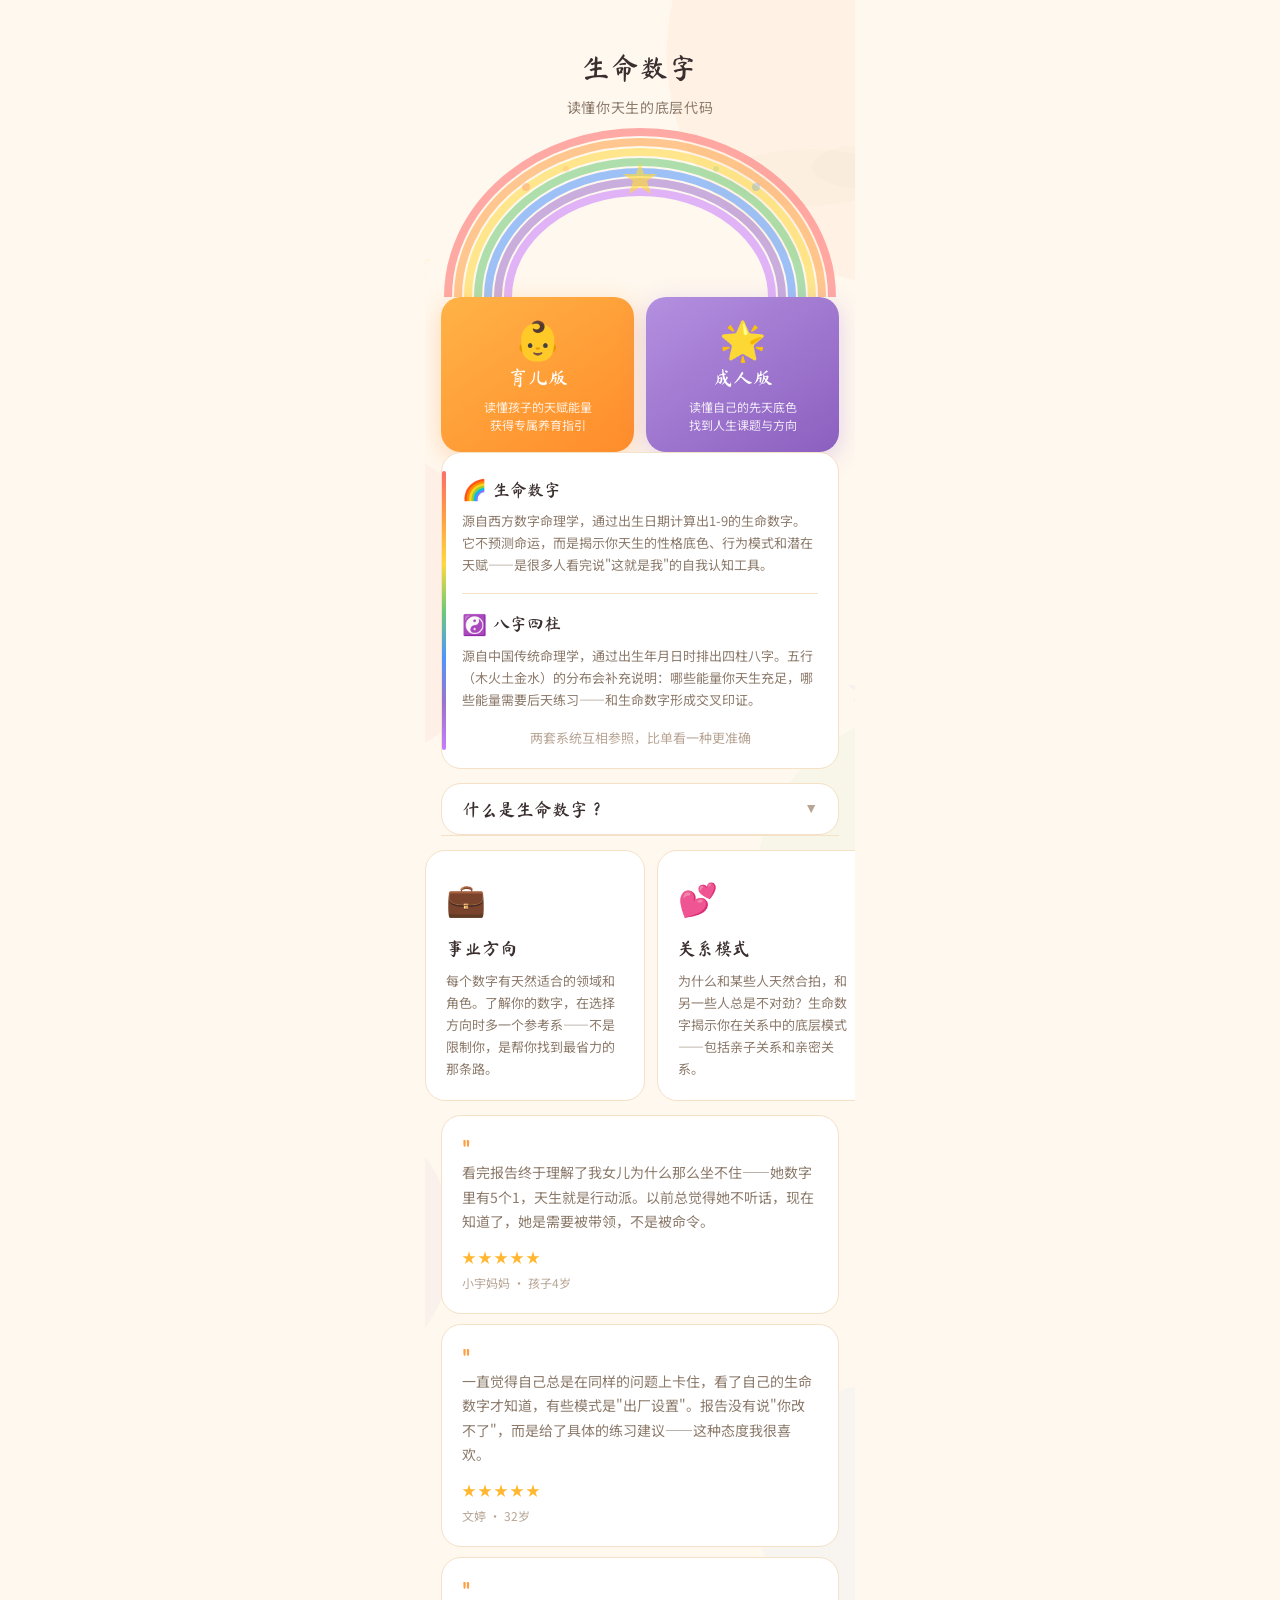
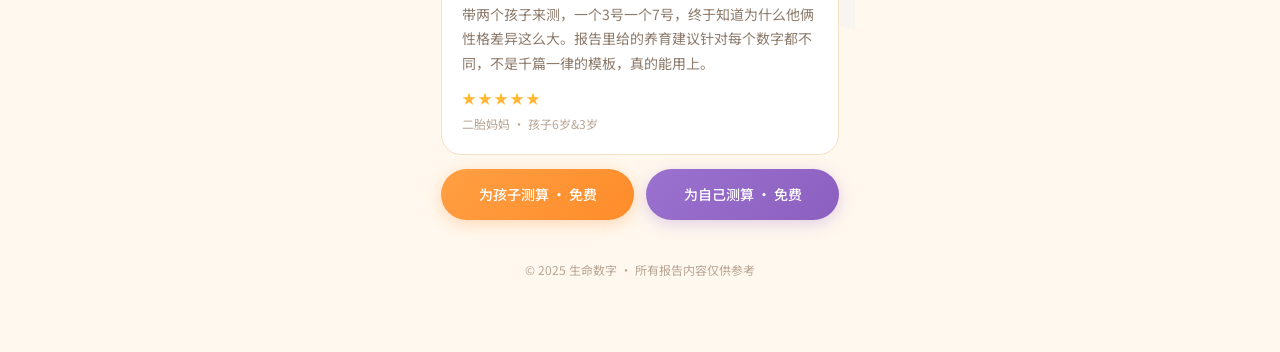
<file: index.html>
<!DOCTYPE html>
<html lang="zh-CN">
<head>
<meta charset="UTF-8">
<meta name="viewport" content="width=device-width, initial-scale=1.0, maximum-scale=1.0, user-scalable=no">
<title>生命数字 · 读懂你天生的底层代码</title>
<meta name="description" content="通过生命数字+八字四柱，双系统解读你和孩子的天赋密码与人生课题">
<link rel="stylesheet" href="src/css/common.css">
<style>
  /* ============================================
     Index page — 6 blocks + foldable
     ============================================ */

  /* Shared card style (all cards: radius 20px, border 1.5px #F5E0C8) */
  .idx-card {
    background: var(--bg-card);
    border-radius: var(--radius-card);
    border: 1.5px solid #F5E0C8;
    margin: 0 16px 14px;
    position: relative;
    z-index: var(--z-content);
  }

  /* =========================
     Block 1 — Brand / Hero
     ========================= */
  .hero-block {
    text-align: center;
    padding: 44px 20px 8px;
    position: relative;
    z-index: var(--z-content);
  }
  .hero-block .brand {
    display: inline-block;
    font-family: var(--font-display);
    font-size: 28px;
    color: var(--text-primary);
    letter-spacing: 0.04em;
    margin-bottom: 6px;
  }
  .hero-block .brand-sub {
    font-size: 14px;
    color: var(--text-secondary);
    letter-spacing: 0.05em;
  }

  /* Rainbow arch */
  .rainbow-arch {
    position: relative;
    height: 170px;
    margin: 0 16px;
    overflow: hidden;
    z-index: var(--z-content);
  }
  .rainbow-arch svg {
    width: 100%; height: 100%;
  }

  /* =========================
     Block 2 — Two entry cards
     ========================= */
  .entry-cards {
    display: flex;
    gap: 12px;
    margin: 0 16px;
    position: relative;
    z-index: var(--z-content);
  }
  .entry-card {
    flex: 1;
    display: block;
    border-radius: var(--radius-card);
    padding: 22px 14px 18px;
    text-align: center;
    cursor: pointer;
    text-decoration: none;
    transition: transform var(--dur-fast) var(--ease-out),
                box-shadow var(--dur-fast) var(--ease-out);
    -webkit-tap-highlight-color: transparent;
    user-select: none;
    position: relative;
    overflow: hidden;
    color: #fff;
  }
  .entry-card:active {
    transform: scale(0.96);
  }
  .entry-baby {
    background: linear-gradient(145deg, #FFB347 0%, #FF8C2A 100%);
    box-shadow: 0 6px 24px rgba(255, 143, 50, 0.30);
  }
  .entry-adult {
    background: linear-gradient(145deg, #B490E0 0%, #8B5FBF 100%);
    box-shadow: 0 6px 24px rgba(155, 114, 207, 0.30);
  }
  .entry-card .entry-emoji {
    font-size: 38px;
    margin-bottom: 4px;
    line-height: 1;
  }
  .entry-card .entry-label {
    font-family: var(--font-display);
    font-size: 20px;
    margin-bottom: 4px;
  }
  .entry-card .entry-hint {
    font-size: 12px;
    opacity: 0.85;
    line-height: 1.5;
  }

  /* =========================
     Block 3 — Dual system card
     ========================= */
  .dual-card {
    padding: 20px;
  }
  .dual-card::before {
    content: '';
    position: absolute;
    left: 0; top: 18px; bottom: 18px;
    width: 4px;
    border-radius: 2px;
    background: linear-gradient(180deg,
      #FF6B6B, #FF9F43, #FFD93D, #6BCB77, #4D96FF, #9B72CF, #C77DFF);
  }
  .dual-card .dual-block {
    margin-bottom: 16px;
  }
  .dual-card .dual-block:last-child {
    margin-bottom: 0;
  }
  .dual-card .dual-label {
    display: inline-flex;
    align-items: center;
    gap: 6px;
    font-family: var(--font-display);
    font-size: 17px;
    color: var(--text-primary);
    margin-bottom: 4px;
  }
  .dual-card .dual-emoji {
    font-size: 20px;
  }
  .dual-card .dual-desc {
    font-size: 13px;
    color: var(--text-secondary);
    line-height: 1.7;
  }
  .dual-card .dual-divider {
    height: 1px;
    background: #F5E0C8;
    margin: 14px 0;
  }
  .dual-card .dual-vs {
    text-align: center;
    font-size: 13px;
    color: var(--text-muted);
    margin: 0;
  }

  /* =========================
     Foldable — 什么是生命数字？
     ========================= */
  .foldable {
    margin: 0 16px 14px;
    position: relative;
    z-index: var(--z-content);
  }
  .foldable-trigger {
    display: flex;
    align-items: center;
    justify-content: space-between;
    width: 100%;
    background: var(--bg-card);
    border: 1.5px solid #F5E0C8;
    border-radius: var(--radius-card);
    padding: 16px 20px;
    cursor: pointer;
    font-family: var(--font-display);
    font-size: 18px;
    color: var(--text-primary);
    -webkit-tap-highlight-color: transparent;
    transition: border-radius var(--dur-normal) var(--ease-out);
  }
  .foldable-trigger .fold-arrow {
    font-size: 14px;
    color: var(--text-muted);
    transition: transform var(--dur-normal) var(--ease-out);
  }
  .foldable.open .foldable-trigger {
    border-radius: var(--radius-card) var(--radius-card) 0 0;
  }
  .foldable.open .foldable-trigger .fold-arrow {
    transform: rotate(180deg);
  }
  .foldable-body {
    max-height: 0;
    overflow: hidden;
    transition: max-height 0.4s var(--ease-out);
    background: var(--bg-card);
    border-left: 1.5px solid #F5E0C8;
    border-right: 1.5px solid #F5E0C8;
    border-bottom: 1.5px solid #F5E0C8;
    border-radius: 0 0 var(--radius-card) var(--radius-card);
  }
  .foldable.open .foldable-body {
    max-height: 500px;
  }
  .foldable-content {
    padding: 4px 20px 20px;
    font-size: 14px;
    color: var(--text-secondary);
    line-height: 1.8;
  }

  /* =========================
     Block 4 — Horizontal scroll topic cards
     ========================= */
  .topic-scroll-wrapper {
    margin: 0 0 14px;
    position: relative;
    z-index: var(--z-content);
  }
  .topic-scroll {
    display: flex;
    gap: 12px;
    overflow-x: auto;
    scroll-snap-type: x mandatory;
    -webkit-overflow-scrolling: touch;
    padding: 0 16px;
    scrollbar-width: none;
  }
  .topic-scroll::-webkit-scrollbar {
    display: none;
  }
  .topic-card {
    flex: 0 0 220px;
    scroll-snap-align: start;
    padding: 20px;
    background: var(--bg-card);
    border-radius: var(--radius-card);
    border: 1.5px solid #F5E0C8;
  }
  .topic-card .topic-emoji {
    font-size: 32px;
    margin-bottom: 10px;
  }
  .topic-card .topic-title {
    font-family: var(--font-display);
    font-size: 18px;
    color: var(--text-primary);
    margin-bottom: 6px;
  }
  .topic-card .topic-desc {
    font-size: 13px;
    color: var(--text-secondary);
    line-height: 1.7;
  }

  /* =========================
     Block 5 — User reviews
     ========================= */
  .reviews-block {
    margin: 0 16px 14px;
    position: relative;
    z-index: var(--z-content);
  }
  .review-card {
    background: var(--bg-card);
    border-radius: var(--radius-card);
    border: 1.5px solid #F5E0C8;
    padding: 20px;
    margin-bottom: 10px;
  }
  .review-card .review-quote {
    font-family: var(--font-display);
    font-size: 28px;
    color: var(--c2);
    line-height: 1;
    margin-bottom: -4px;
  }
  .review-card .review-text {
    font-size: 14px;
    color: var(--text-secondary);
    line-height: 1.75;
    margin-bottom: 12px;
  }
  .review-card .review-stars {
    color: #FFB830;
    font-size: 14px;
    letter-spacing: 2px;
    margin-bottom: 4px;
  }
  .review-card .review-author {
    font-size: 12px;
    color: var(--text-muted);
  }

  /* =========================
     Block 6 — Dual CTA
     ========================= */
  .cta-block {
    display: flex;
    gap: 12px;
    margin: 0 16px 32px;
    position: relative;
    z-index: var(--z-content);
  }
  .cta-btn {
    flex: 1;
    display: block;
    padding: 14px 10px;
    border-radius: var(--radius-btn);
    text-align: center;
    font-size: 14px;
    font-weight: 500;
    color: #fff;
    cursor: pointer;
    text-decoration: none;
    transition: transform var(--dur-fast) var(--ease-out),
                box-shadow var(--dur-fast) var(--ease-out);
    -webkit-tap-highlight-color: transparent;
    user-select: none;
    border: none;
    font-family: var(--font-body);
  }
  .cta-btn:active {
    transform: scale(0.96);
  }
  .cta-baby {
    background: linear-gradient(135deg, #FF9F43, #FF8C2A);
    box-shadow: 0 4px 16px rgba(255, 143, 50, 0.30);
  }
  .cta-adult {
    background: linear-gradient(135deg, #9B72CF, #8B5FBF);
    box-shadow: 0 4px 16px rgba(155, 114, 207, 0.30);
  }

  /* =========================
     Footer
     ========================= */
  .idx-footer {
    text-align: center;
    padding: 8px 20px 32px;
    font-size: 12px;
    color: var(--text-muted);
    position: relative;
    z-index: var(--z-content);
  }

  /* SVG decoration layer */
  .decor-svg {
    position: absolute; top: 0; left: 0; width: 100%; height: 100%;
    pointer-events: none; z-index: var(--z-decor);
  }
</style>
</head>
<body>
<div class="page" id="pageRoot">

  <!-- SVG Decoration layer -->
  <svg class="decor-svg" viewBox="0 0 430 1100" preserveAspectRatio="xMidYMin slice" xmlns="http://www.w3.org/2000/svg">
    <!-- Large soft bubbles -->
    <circle cx="360" cy="30" r="130" fill="#FF9F43" opacity="0.06"/>
    <circle cx="50" cy="340" r="90" fill="#FF6B6B" opacity="0.05"/>
    <circle cx="380" cy="500" r="100" fill="#6BCB77" opacity="0.05"/>
    <circle cx="30" cy="700" r="80" fill="#9B72CF" opacity="0.05"/>
    <circle cx="350" cy="850" r="70" fill="#4D96FF" opacity="0.04"/>
    <!-- Floating elements -->
    <circle cx="50" cy="50" r="7" fill="#FFD93D" opacity="0.09">
      <animate attributeName="cy" values="50;38;50" dur="3s" repeatCount="indefinite"/>
    </circle>
    <circle cx="370" cy="180" r="6" fill="#FF9F43" opacity="0.08">
      <animate attributeName="cy" values="180;168;180" dur="2.8s" repeatCount="indefinite"/>
    </circle>
    <circle cx="60" cy="400" r="5" fill="#C77DFF" opacity="0.07">
      <animate attributeName="cy" values="400;388;400" dur="3.2s" repeatCount="indefinite"/>
    </circle>
    <circle cx="360" cy="620" r="6" fill="#6BCB77" opacity="0.07">
      <animate attributeName="cy" values="620;608;620" dur="3.5s" repeatCount="indefinite"/>
    </circle>
    <!-- Stars -->
    <polygon points="90,140 92,146 98,146 93,150 95,156 90,152 85,156 87,150 82,146 88,146" fill="#FFD93D" opacity="0.08"/>
    <polygon points="340,380 342,386 348,386 343,390 345,396 340,392 335,396 337,390 332,386 338,386" fill="#C77DFF" opacity="0.08"/>
    <polygon points="80,560 82,566 88,566 83,570 85,576 80,572 75,576 77,570 72,566 78,566" fill="#FF9F43" opacity="0.07"/>
    <!-- Cloud shapes -->
    <ellipse cx="310" cy="100" rx="45" ry="16" fill="#B8A595" opacity="0.05"/>
    <ellipse cx="340" cy="94" rx="28" ry="12" fill="#B8A595" opacity="0.05"/>
    <ellipse cx="90" cy="500" rx="38" ry="14" fill="#B8A595" opacity="0.05"/>
    <ellipse cx="115" cy="494" rx="22" ry="10" fill="#B8A595" opacity="0.05"/>
  </svg>

  <!-- ==================== Block 1: Brand / Hero ==================== -->
  <div class="hero-block anim-fade-up">
    <div class="brand">生命数字</div>
    <div class="brand-sub">读懂你天生的底层代码</div>
  </div>

  <!-- Rainbow arch -->
  <div class="rainbow-arch anim-fade-up stagger-1">
    <svg viewBox="0 0 398 170" xmlns="http://www.w3.org/2000/svg">
      <ellipse cx="199" cy="170" rx="192" ry="165" fill="none" stroke="#FF6B6B" stroke-width="8" opacity="0.55"/>
      <ellipse cx="199" cy="170" rx="182" ry="155" fill="none" stroke="#FF9F43" stroke-width="8" opacity="0.55"/>
      <ellipse cx="199" cy="170" rx="172" ry="145" fill="none" stroke="#FFD93D" stroke-width="8" opacity="0.55"/>
      <ellipse cx="199" cy="170" rx="162" ry="135" fill="none" stroke="#6BCB77" stroke-width="8" opacity="0.55"/>
      <ellipse cx="199" cy="170" rx="152" ry="125" fill="none" stroke="#4D96FF" stroke-width="8" opacity="0.55"/>
      <ellipse cx="199" cy="170" rx="142" ry="115" fill="none" stroke="#9B72CF" stroke-width="8" opacity="0.55"/>
      <ellipse cx="199" cy="170" rx="132" ry="105" fill="none" stroke="#C77DFF" stroke-width="8" opacity="0.55"/>
      <!-- Center star -->
      <polygon points="199,35 203,47 216,47 206,54 210,67 199,60 188,67 192,54 182,47 195,47" fill="#FFD93D" opacity="0.65"/>
      <!-- Decorative dots -->
      <circle cx="85" cy="60" r="4" fill="#FF6B6B" opacity="0.28"/>
      <circle cx="125" cy="42" r="3" fill="#FF9F43" opacity="0.22"/>
      <circle cx="275" cy="42" r="3" fill="#6BCB77" opacity="0.22"/>
      <circle cx="315" cy="60" r="4" fill="#4D96FF" opacity="0.28"/>
    </svg>
  </div>

  <!-- ==================== Block 2: Two entry cards ==================== -->
  <div class="entry-cards anim-fade-up stagger-2">
    <a class="entry-card entry-baby" href="input.html?type=baby" onclick="sessionStorage.setItem('pageMode','baby')">
      <div class="entry-emoji">👶</div>
      <div class="entry-label">育儿版</div>
      <div class="entry-hint">读懂孩子的天赋能量<br>获得专属养育指引</div>
    </a>
    <a class="entry-card entry-adult" href="input.html?type=adult" onclick="sessionStorage.setItem('pageMode','adult')">
      <div class="entry-emoji">🌟</div>
      <div class="entry-label">成人版</div>
      <div class="entry-hint">读懂自己的先天底色<br>找到人生课题与方向</div>
    </a>
  </div>

  <!-- ==================== Block 3: Dual system explanation ==================== -->
  <div class="idx-card dual-card anim-fade-up stagger-3">
    <div class="dual-block">
      <div class="dual-label">
        <span class="dual-emoji">🌈</span> 生命数字
      </div>
      <p class="dual-desc">源自西方数字命理学，通过出生日期计算出1-9的生命数字。它不预测命运，而是揭示你天生的性格底色、行为模式和潜在天赋——是很多人看完说"这就是我"的自我认知工具。</p>
    </div>
    <div class="dual-divider"></div>
    <div class="dual-block">
      <div class="dual-label">
        <span class="dual-emoji">☯️</span> 八字四柱
      </div>
      <p class="dual-desc">源自中国传统命理学，通过出生年月日时排出四柱八字。五行（木火土金水）的分布会补充说明：哪些能量你天生充足，哪些能量需要后天练习——和生命数字形成交叉印证。</p>
    </div>
    <p class="dual-vs">两套系统互相参照，比单看一种更准确</p>
  </div>

  <!-- ==================== Foldable: 什么是生命数字？ ==================== -->
  <div class="foldable" id="foldableIntro">
    <button class="foldable-trigger" onclick="toggleFoldable()" aria-expanded="false">
      <span>什么是生命数字？</span>
      <span class="fold-arrow">▼</span>
    </button>
    <div class="foldable-body">
      <div class="foldable-content">
        <p>彩虹数字源于西方数字命理学，通过出生日期计算出生命数字（1-9），每个数字对应独特的颜色与能量属性。</p>
        <p style="margin-top:8px;">它不预测命运，而是帮助你读懂孩子天生的性格底色、学习方式和潜在天赋，是很多家长说"这就是在说我孩子"的工具。</p>
        <p style="margin-top:8px;">对于成人，生命数字帮你看见自己反复出现的模式——包括优势，也包括课题——让你理解"我为什么总是这样"，然后有方向地练习和成长。</p>
      </div>
    </div>
  </div>

  <!-- ==================== Block 4: Horizontal scroll topic cards ==================== -->
  <div class="topic-scroll-wrapper anim-fade-up stagger-4">
    <div class="topic-scroll">
      <div class="topic-card">
        <div class="topic-emoji">💼</div>
        <div class="topic-title">事业方向</div>
        <div class="topic-desc">每个数字有天然适合的领域和角色。了解你的数字，在选择方向时多一个参考系——不是限制你，是帮你找到最省力的那条路。</div>
      </div>
      <div class="topic-card">
        <div class="topic-emoji">💕</div>
        <div class="topic-title">关系模式</div>
        <div class="topic-desc">为什么和某些人天然合拍，和另一些人总是不对劲？生命数字揭示你在关系中的底层模式——包括亲子关系和亲密关系。</div>
      </div>
      <div class="topic-card">
        <div class="topic-emoji">🔮</div>
        <div class="topic-title">自我认知</div>
        <div class="topic-desc">"我为什么总是这样"的答案，很多时候藏在你的生命数字里。看见模式，是改变的第一步——这份报告就是那面镜子。</div>
      </div>
    </div>
  </div>

  <!-- ==================== Block 5: User reviews ==================== -->
  <div class="reviews-block anim-fade-up stagger-5">
    <div class="review-card">
      <div class="review-quote">"</div>
      <div class="review-text">看完报告终于理解了我女儿为什么那么坐不住——她数字里有5个1，天生就是行动派。以前总觉得她不听话，现在知道了，她是需要被带领，不是被命令。</div>
      <div class="review-stars">★★★★★</div>
      <div class="review-author">小宇妈妈 · 孩子4岁</div>
    </div>
    <div class="review-card">
      <div class="review-quote">"</div>
      <div class="review-text">一直觉得自己总是在同样的问题上卡住，看了自己的生命数字才知道，有些模式是"出厂设置"。报告没有说"你改不了"，而是给了具体的练习建议——这种态度我很喜欢。</div>
      <div class="review-stars">★★★★★</div>
      <div class="review-author">文婷 · 32岁</div>
    </div>
    <div class="review-card">
      <div class="review-quote">"</div>
      <div class="review-text">带两个孩子来测，一个3号一个7号，终于知道为什么他俩性格差异这么大。报告里给的养育建议针对每个数字都不同，不是千篇一律的模板，真的能用上。</div>
      <div class="review-stars">★★★★★</div>
      <div class="review-author">二胎妈妈 · 孩子6岁&3岁</div>
    </div>
  </div>

  <!-- ==================== Block 6: Dual CTA ==================== -->
  <div class="cta-block anim-fade-up stagger-6">
    <a class="cta-btn cta-baby" href="input.html?type=baby" onclick="sessionStorage.setItem('pageMode','baby')">为孩子测算 · 免费</a>
    <a class="cta-btn cta-adult" href="input.html?type=adult" onclick="sessionStorage.setItem('pageMode','adult')">为自己测算 · 免费</a>
  </div>

  <div class="idx-footer">
    <p>© 2025 生命数字 · 所有报告内容仅供参考</p>
  </div>

</div>

<script>
function toggleFoldable() {
  var el = document.getElementById('foldableIntro');
  var btn = el.querySelector('.foldable-trigger');
  var open = el.classList.contains('open');
  if (open) {
    el.classList.remove('open');
    btn.setAttribute('aria-expanded', 'false');
  } else {
    el.classList.add('open');
    btn.setAttribute('aria-expanded', 'true');
  }
}
</script>
</body>
</html>
</file>
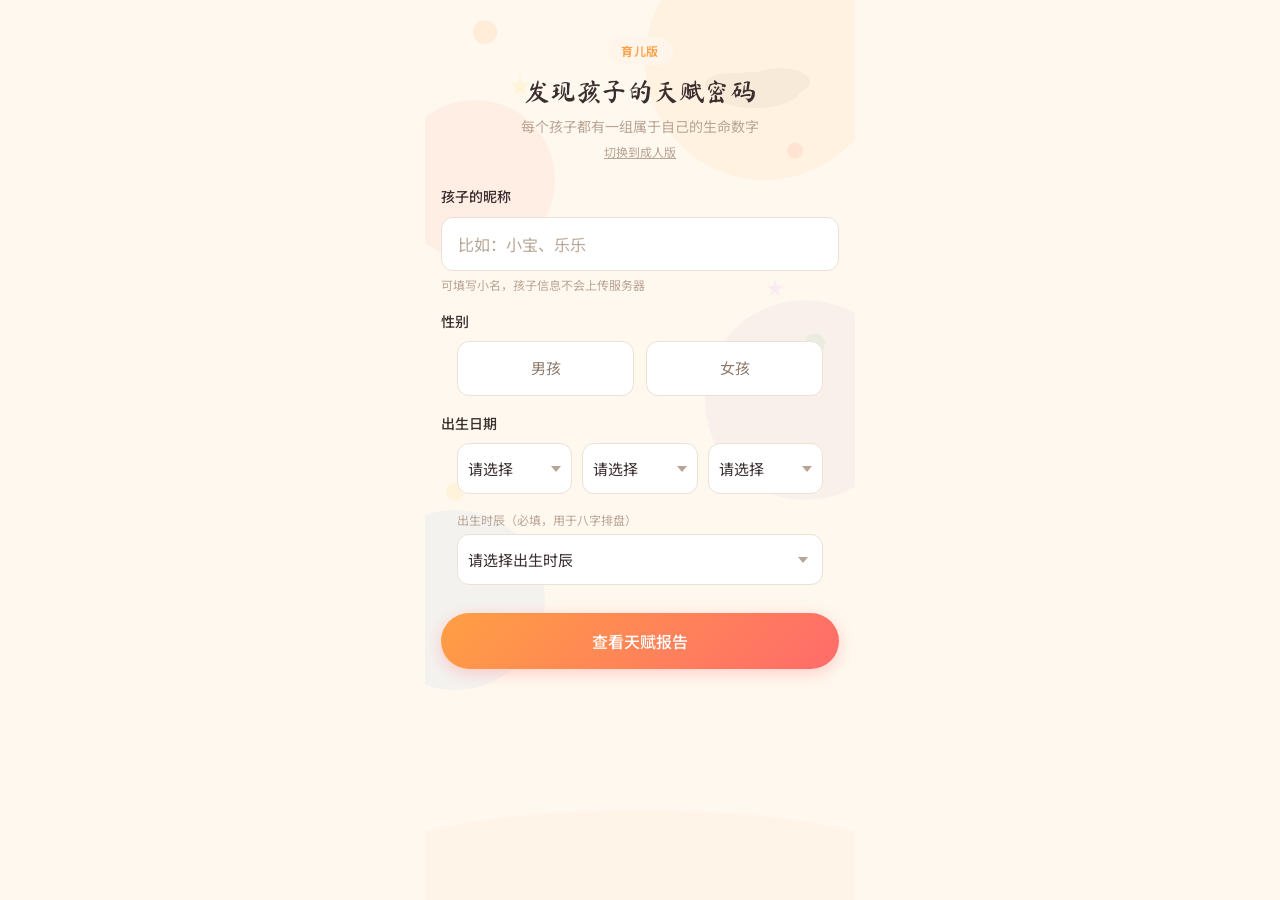
<file: input.html>
<!DOCTYPE html>
<html lang="zh-CN">
<head>
<meta charset="UTF-8">
<meta name="viewport" content="width=device-width, initial-scale=1.0, maximum-scale=1.0, user-scalable=no">
<title>输入生日 · 生命数字</title>
<meta name="description" content="输入孩子的生日，发现属于TA的独特天赋密码">
<link rel="stylesheet" href="src/css/common.css">
<style>
  .header-area {
    padding: 36px 20px 12px;
    position: relative;
    z-index: var(--z-content);
    text-align: center;
  }
  .header-area .subtitle {
    font-size: 14px;
    color: var(--text-muted);
    margin-top: 6px;
  }

  /* Mode badge */
  .mode-badge {
    display: inline-block;
    font-size: 12px;
    font-weight: 600;
    padding: 4px 14px;
    border-radius: 100px;
    margin-bottom: 10px;
    letter-spacing: 0.5px;
  }
  .mode-baby { background: #FFF5EB; color: #FF9F43; }
  .mode-adult { background: #F8F4FF; color: #9B72CF; }

  /* Mode toggle */
  .mode-toggle {
    display: block;
    font-size: 12px;
    color: var(--text-muted);
    margin-top: 4px;
    text-decoration: underline;
    cursor: pointer;
    -webkit-tap-highlight-color: transparent;
  }
  .mode-toggle:hover { color: var(--text-secondary); }

  .form-section {
    padding: 12px 0 24px;
    position: relative;
    z-index: var(--z-content);
  }

  /* Gender selector */
  .gender-group {
    display: flex;
    gap: 12px;
    margin: 0 16px 16px;
  }
  .gender-option {
    flex: 1;
    padding: 14px;
    border: 1.5px solid var(--border);
    border-radius: var(--radius-input);
    text-align: center;
    font-size: 15px;
    color: var(--text-secondary);
    cursor: pointer;
    background: var(--bg-card);
    transition: border-color var(--dur-fast), background var(--dur-fast);
    -webkit-tap-highlight-color: transparent;
    user-select: none;
  }
  .gender-option:hover { border-color: var(--border-strong); }
  .gender-option.active {
    border-color: var(--c1);
    background: #FFF5F5;
    color: var(--text-primary);
    font-weight: 500;
  }
  .gender-option:focus-visible { outline: 3px solid var(--c5); outline-offset: 2px; }

  /* Birthday picker row */
  .birthday-row {
    display: grid;
    grid-template-columns: 1fr 1fr 1fr;
    gap: 10px;
    margin: 0 16px 16px;
  }
  .birthday-row select {
    width: 100%;
    padding: 14px 10px;
    border: 1.5px solid var(--border);
    border-radius: var(--radius-input);
    font-size: 15px;
    font-family: var(--font-body);
    color: var(--text-primary);
    background: var(--bg-card);
    -webkit-appearance: none;
    appearance: none;
    background-image: url("data:image/svg+xml,%3Csvg xmlns='http://www.w3.org/2000/svg' width='10' height='6'%3E%3Cpath d='M0 0l5 6 5-6z' fill='%23B8A595'/%3E%3C/svg%3E");
    background-repeat: no-repeat;
    background-position: right 10px center;
    padding-right: 28px;
    cursor: pointer;
    transition: border-color var(--dur-fast);
  }
  .birthday-row select:focus {
    outline: none;
    border-color: var(--c5);
    box-shadow: 0 0 0 3px rgba(77,150,255,0.15);
  }

  .error-msg {
    color: var(--c1);
    font-size: 13px;
    margin: 4px 16px 0;
    display: none;
  }
  .error-msg.show { display: block; }

  /* === SVG Decoration === */
  .decor-svg {
    position: absolute;
    top: 0; left: 0; width: 100%; height: 100%;
    pointer-events: none; z-index: var(--z-decor);
  }
</style>
</head>
<body>
<div class="page" id="pageRoot">

  <!-- SVG decoration — clean geometric, not sketchy -->
  <svg class="decor-svg" viewBox="0 0 430 900" preserveAspectRatio="xMidYMin slice" xmlns="http://www.w3.org/2000/svg">
    <!-- Soft color washes -->
    <circle cx="340" cy="60" r="120" fill="#FF9F43" opacity="0.08"/>
    <circle cx="50" cy="180" r="80" fill="#FF6B6B" opacity="0.07"/>
    <circle cx="380" cy="400" r="100" fill="#9B72CF" opacity="0.06"/>
    <circle cx="30" cy="600" r="90" fill="#4D96FF" opacity="0.06"/>
    <!-- Bubbles -->
    <circle cx="60" cy="40" r="12" fill="#FF9F43" opacity="0.12">
      <animate attributeName="cy" values="40;28;40" dur="3s" repeatCount="indefinite"/>
    </circle>
    <circle cx="370" cy="160" r="8" fill="#FF6B6B" opacity="0.10">
      <animate attributeName="cy" values="160;148;160" dur="2.5s" repeatCount="indefinite"/>
    </circle>
    <circle cx="390" cy="350" r="10" fill="#6BCB77" opacity="0.10">
      <animate attributeName="cy" values="350;338;350" dur="3.5s" repeatCount="indefinite"/>
    </circle>
    <circle cx="30" cy="500" r="9" fill="#FFD93D" opacity="0.10">
      <animate attributeName="cy" values="500;488;500" dur="2.8s" repeatCount="indefinite"/>
    </circle>
    <!-- Stars -->
    <polygon points="95,75 97,83 105,83 99,88 101,96 95,91 89,96 91,88 85,83 93,83" fill="#FFD93D" opacity="0.13"/>
    <polygon points="350,280 352,286 358,286 353,290 355,296 350,292 345,296 347,290 342,286 348,286" fill="#C77DFF" opacity="0.10"/>
    <!-- Clouds (clean ellipses, not sketchy) -->
    <g opacity="0.09">
      <ellipse cx="330" cy="90" rx="45" ry="18" fill="#B8A595"/>
      <ellipse cx="355" cy="82" rx="30" ry="14" fill="#B8A595"/>
      <ellipse cx="305" cy="85" rx="25" ry="12" fill="#B8A595"/>
    </g>
    <!-- Ground arc -->
    <ellipse cx="215" cy="870" rx="280" ry="60" fill="#FF9F43" opacity="0.04"/>
  </svg>

  <div class="header-area">
    <div class="mode-badge mode-baby" id="modeBadge">育儿版</div>
    <h1 class="title-page" id="pageTitle">发现孩子的天赋密码</h1>
    <p class="subtitle" id="pageSubtitle">每个孩子都有一组属于自己的生命数字</p>
    <span class="mode-toggle" id="modeToggle" style="display:none;">切换到成人版</span>
  </div>

  <form class="form-section" id="inputForm" action="report-free.html" method="GET" autocomplete="off" novalidate>
    <!-- Name -->
    <div class="input-group">
      <label for="childName" id="nameLabel">孩子的昵称</label>
      <input type="text" id="childName" name="name" placeholder="比如：小宝、乐乐" maxlength="20" required>
      <div class="hint" id="nameHint">可填写小名，孩子信息不会上传服务器</div>
    </div>

    <!-- Gender -->
    <div class="input-group">
      <label>性别</label>
      <div class="gender-group" id="genderGroup">
        <div class="gender-option" data-value="male" tabindex="0" role="radio" aria-checked="false" id="genderMale">男孩</div>
        <div class="gender-option" data-value="female" tabindex="0" role="radio" aria-checked="false" id="genderFemale">女孩</div>
      </div>
    </div>

    <!-- Birthday -->
    <div class="input-group">
      <label>出生日期</label>
      <div class="birthday-row">
        <select id="birthYear" name="year" required></select>
        <select id="birthMonth" name="month" required></select>
        <select id="birthDay" name="day" required></select>
      </div>
      <div class="hint" style="margin:0 16px 4px;" id="hourHint">出生时辰（必填，用于八字排盘）</div>
      <input type="hidden" name="type" id="typeField" value="baby">
      <input type="hidden" name="gender" id="genderField" value="">
      <select id="birthHour" name="hour" style="width:calc(100% - 32px);margin:0 16px 12px;padding:14px 10px;border:1.5px solid var(--border);border-radius:var(--radius-input);font-size:15px;font-family:var(--font-body);color:var(--text-primary);background:var(--bg-card);-webkit-appearance:none;appearance:none;background-image:url(&quot;data:image/svg+xml,%3Csvg xmlns='http://www.w3.org/2000/svg' width='10' height='6'%3E%3Cpath d='M0 0l5 6 5-6z' fill='%23B8A595'/%3E%3C/svg%3E&quot;);background-repeat:no-repeat;background-position:right 14px center;padding-right:32px;cursor:pointer;">
        <option value="">请选择出生时辰</option>
        <option value="23">子时 23:00-01:00</option>
        <option value="1">丑时 01:00-03:00</option>
        <option value="3">寅时 03:00-05:00</option>
        <option value="5">卯时 05:00-07:00</option>
        <option value="7">辰时 07:00-09:00</option>
        <option value="9">巳时 09:00-11:00</option>
        <option value="11">午时 11:00-13:00</option>
        <option value="13">未时 13:00-15:00</option>
        <option value="15">申时 15:00-17:00</option>
        <option value="17">酉时 17:00-19:00</option>
        <option value="19">戌时 19:00-21:00</option>
        <option value="21">亥时 21:00-23:00</option>
      </select>
    </div>

    <div class="error-msg" id="errorMsg"></div>

    <!-- Submit -->
    <div class="section">
      <button type="submit" class="btn-primary" id="submitBtn" style="margin: 0 16px; width: calc(100% - 32px);">
        查看天赋报告
      </button>
    </div>
  </form>

</div>

<script src="src/js/common.js"></script>
<script src="src/data/calculator.js"></script>
<script>
(function() {
  // ═══ Type-based switching ═══
  var urlParams = new URLSearchParams(window.location.search);
  var isAdult = urlParams.get('type') === 'adult';
  var storedMode = '';

  // Fallback: sessionStorage (set by index page card click)
  if (!urlParams.get('type')) {
    storedMode = sessionStorage.getItem('pageMode');
    if (storedMode === 'adult') isAdult = true;
    else if (storedMode === 'baby') isAdult = false;
  }
  // Clear after use to avoid stale state
  sessionStorage.removeItem('pageMode');

  console.log('[input] type param:', urlParams.get('type'), 'stored:', storedMode, 'isAdult:', isAdult);

  var babyColor = '#FF9F43';
  var adultColor = '#9B72CF';
  var modeColor = isAdult ? adultColor : babyColor;
  var otherType = isAdult ? 'baby' : 'adult';
  var otherLabel = isAdult ? '切换到育儿版' : '切换到成人版';
  var otherUrl = 'input.html?type=' + otherType;

  // Update mode badge
  var badge = document.getElementById('modeBadge');
  badge.textContent = isAdult ? '成人版' : '育儿版';
  badge.className = 'mode-badge ' + (isAdult ? 'mode-adult' : 'mode-baby');

  // Update mode toggle
  var toggle = document.getElementById('modeToggle');
  toggle.textContent = otherLabel;
  toggle.style.display = '';
  toggle.addEventListener('click', function() { window.location.href = otherUrl; });

  // Update all text
  if (isAdult) {
    document.getElementById('pageTitle').textContent = '输入你的信息';
    document.getElementById('pageSubtitle').textContent = '每个数字都是一段独特的人生密码';
    document.getElementById('nameLabel').textContent = '你的名字或昵称';
    document.getElementById('childName').placeholder = '比如：小雨、Anna...';
    document.getElementById('nameHint').textContent = '信息仅用于生成报告，完全不存储';
    document.getElementById('genderMale').textContent = '男生';
    document.getElementById('genderFemale').textContent = '女生';
    document.getElementById('submitBtn').textContent = '生成我的生命数字';
    document.getElementById('hourHint').textContent = '你的出生时辰（必填，用于八字排盘）';
    // Adult button gradient
    document.getElementById('submitBtn').style.background = 'linear-gradient(135deg, #9B72CF, #C77DFF)';
    document.getElementById('submitBtn').style.boxShadow = '0 4px 16px rgba(155, 114, 207, 0.35)';
  }

  // Update gender active color to match mode
  var styleEl = document.createElement('style');
  styleEl.textContent = '.gender-option.active { border-color: ' + modeColor + ' !important; background: ' + (isAdult ? '#F8F4FF' : '#FFF5F5') + ' !important; }';
  document.head.appendChild(styleEl);

  // Set hidden type field
  document.getElementById('typeField').value = isAdult ? 'adult' : 'baby';

  const form = document.getElementById('inputForm');
  const nameInput = document.getElementById('childName');
  const yearSelect = document.getElementById('birthYear');
  const monthSelect = document.getElementById('birthMonth');
  const daySelect = document.getElementById('birthDay');
  const hourSelect = document.getElementById('birthHour');
  const errorEl = document.getElementById('errorMsg');
  const genderGroup = document.getElementById('genderGroup');
  let selectedGender = '';

  // Populate selectors
  yearSelect.innerHTML = generateYearOptions(1980, getCurrentYear());
  monthSelect.innerHTML = generateMonthOptions();
  daySelect.innerHTML = generateDayOptions();

  // Gender selection
  genderGroup.addEventListener('click', function(e) {
    const opt = e.target.closest('.gender-option');
    if (!opt) return;
    genderGroup.querySelectorAll('.gender-option').forEach(o => {
      o.classList.remove('active');
      o.setAttribute('aria-checked', 'false');
    });
    opt.classList.add('active');
    opt.setAttribute('aria-checked', 'true');
    selectedGender = opt.dataset.value;
    document.getElementById('genderField').value = selectedGender;
  });

  // Keyboard support for gender
  genderGroup.addEventListener('keydown', function(e) {
    if (e.key === 'Enter' || e.key === ' ') {
      e.preventDefault();
      const opt = e.target.closest('.gender-option');
      if (opt) { opt.click(); }
    }
  });

  // Validate
  function validate() {
    errorEl.classList.remove('show');
    if (!nameInput.value.trim()) {
      showError(isAdult ? '请输入你的名字或昵称' : '请输入孩子的昵称');
      return false;
    }
    if (!selectedGender) {
      showError(isAdult ? '请选择你的性别' : '请选择性别');
      return false;
    }
    if (!yearSelect.value || !monthSelect.value || !daySelect.value) {
      showError('请选择完整的出生日期');
      return false;
    }
    if (!hourSelect.value) {
      showError('请选择出生时辰（八字排盘必须）');
      return false;
    }
    const y = parseInt(yearSelect.value);
    const m = parseInt(monthSelect.value);
    const d = parseInt(daySelect.value);
    if (d > new Date(y, m, 0).getDate()) {
      showError('请选择正确的日期');
      return false;
    }
    // Future date check
    const bd = new Date(y, m - 1, d);
    if (bd > new Date()) {
      showError('出生日期不能是未来时间');
      return false;
    }
    return true;
  }

  function showError(msg) {
    errorEl.textContent = msg;
    errorEl.classList.add('show');
  }

  // Submit
  form.addEventListener('submit', function(e) {
    e.preventDefault();
    if (!validate()) return;

    var url = 'report-free.html' +
      '?type=' + encodeURIComponent(isAdult ? 'adult' : 'baby') +
      '&name=' + encodeURIComponent(nameInput.value.trim()) +
      '&year=' + yearSelect.value +
      '&month=' + monthSelect.value +
      '&day=' + daySelect.value +
      '&gender=' + encodeURIComponent(selectedGender) +
      '&hour=' + hourSelect.value;

    window.location.href = url;
  });
})();
</script>
</body>
</html>
</file>
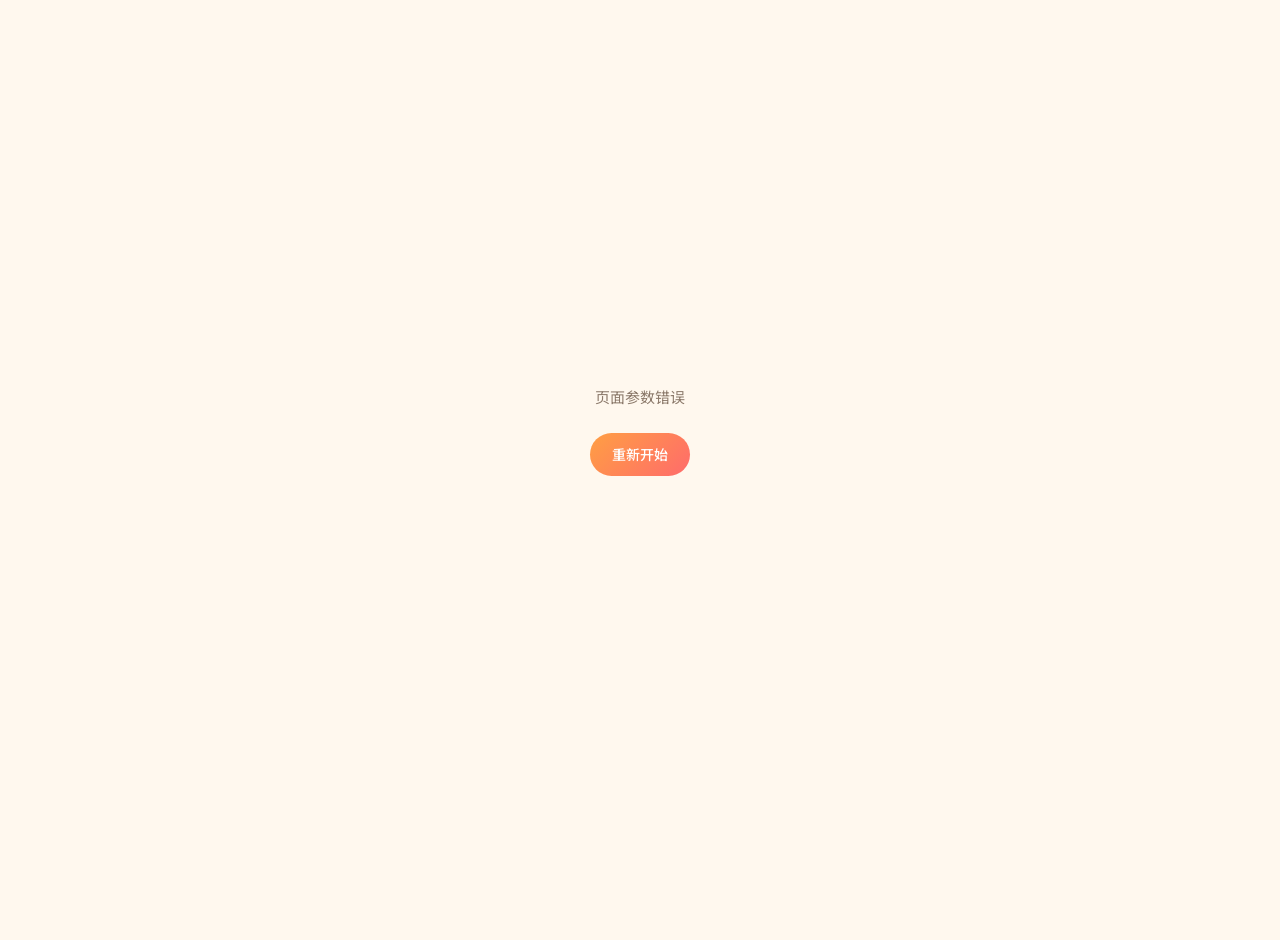
<file: report-full.html>
<!DOCTYPE html>
<html lang="zh-CN">
<head>
<meta charset="UTF-8">
<meta name="viewport" content="width=device-width, initial-scale=1.0, maximum-scale=1.0, user-scalable=no">
<title>完整报告 · 生命数字</title>
<meta name="description" content="孩子的完整生命数字天赋报告">
<link rel="stylesheet" href="src/css/common.css">
<style>
  .report-header {
    text-align: center; padding: 36px 20px 4px;
    position: relative; z-index: var(--z-content);
  }
  .report-header .child-name { font-family: var(--font-display); font-size: 28px; color: var(--text-primary); }
  .report-header .birth-info { font-size: 13px; color: var(--text-muted); margin-top: 4px; }
  .quarterly-grid { display: grid; grid-template-columns: 1fr 1fr; gap: 10px; }
  .quarter-item { background: var(--bg-warm); border-radius: var(--radius-tag); padding: 12px; font-size: 13px; line-height: 1.65; }
  .quarter-item .q-label { font-weight: 600; color: var(--text-primary); font-size: 12px; display: block; margin-bottom: 4px; }
  .quarter-item .q-text { color: var(--text-secondary); }
  .decor-svg { position: absolute; top: 0; left: 0; width: 100%; height: 100%; pointer-events: none; z-index: var(--z-decor); }
  .interest-tags { display: flex; flex-wrap: wrap; gap: 8px; }
  .interest-tag { background: var(--bg-warm); color: var(--text-primary); padding: 8px 16px; border-radius: var(--radius-btn); font-size: 14px; font-weight: 500; }
  .share-section { text-align: center; padding: 8px 16px 40px; }

  /* ═══ Dual-circle SVG ═══ */
  .compat-dual { display: flex; justify-content: center; padding: 8px 0 0; }
  .compat-dual svg { width: 300px; height: 220px; }
  .compat-dual-labels { display: flex; justify-content: space-around; max-width: 300px; margin: -12px auto 0; padding: 0 8px; }
  .compat-dual-label { text-align: center; font-size: 12px; }
  .compat-dual-label .dual-label-color { font-weight: 500; }
  .compat-dual-label .dual-label-name { color: var(--text-muted); font-size: 11px; }

  /* ═══ Synergy score card ═══ */
  .synergy-card { background: var(--bg-card); border-radius: var(--radius-card); padding: 18px 20px; margin: 0 16px 12px; position: relative; z-index: var(--z-content); box-shadow: 0 2px 12px rgba(58,46,46,0.05); }
  .synergy-score-row { display: flex; align-items: center; justify-content: space-between; margin-bottom: 10px; }
  .synergy-label { font-size: 14px; color: var(--text-secondary); }
  .synergy-score-num { font-family: var(--font-display); font-size: 36px; color: var(--text-primary); line-height: 1; }
  .synergy-bar-track { width: 100%; height: 8px; background: #EDE0D5; border-radius: 4px; overflow: hidden; margin-bottom: 12px; }
  .synergy-bar-fill { height: 100%; border-radius: 4px; background: linear-gradient(90deg, #FF6B6B, #FF9F43, #FFB830); transition: width 0.8s var(--ease-out); }
  .synergy-type-tag { display: inline-block; font-family: var(--font-display); font-size: 15px; color: #B8780A; background: linear-gradient(135deg, #FFF5E0, #FFE8B0); padding: 4px 14px; border-radius: var(--radius-btn); margin-bottom: 8px; }
  .synergy-summary { font-size: 14px; color: var(--text-secondary); line-height: 1.65; }

  /* ═══ Relation tags ═══ */
  .relation-tags { display: flex; flex-wrap: wrap; gap: 8px; margin-bottom: 14px; }
  .relation-tag-capsule { font-size: 12px; font-weight: 500; padding: 5px 14px; border-radius: var(--radius-btn); color: #fff; }

  /* ═══ Interpretation ═══ */
  .relation-interp { font-size: 14px; color: var(--text-secondary); line-height: 1.8; }
  .relation-interp p { margin-bottom: 8px; }
  .relation-lesson { font-size: 15px; font-weight: 600; line-height: 1.7; display: block; margin-top: 6px; }

  /* ═══ Golden quote ═══ */
  .golden-quote-card { border-radius: var(--radius-card); padding: 20px; margin: 0 16px 12px; text-align: center; position: relative; z-index: var(--z-content); }
  .golden-quote-text { font-family: var(--font-display); font-size: 16px; line-height: 1.6; }

  /* ═══ Conflict card ═══ */
  .conflict-card { background: var(--bg-card); border-radius: var(--radius-card); padding: 14px 16px; margin-bottom: 8px; position: relative; box-shadow: 0 1px 8px rgba(58,46,46,0.04); }
  .conflict-card .conflict-scene { font-size: 12px; font-weight: 600; color: var(--text-primary); margin-bottom: 4px; }
  .conflict-card .conflict-reason { font-size: 11px; color: #A8917A; line-height: 1.55; margin-bottom: 8px; }
  .conflict-keyword { display: inline-block; font-size: 11px; font-weight: 500; padding: 3px 10px; border-radius: var(--radius-btn); color: #fff; }

  /* ═══ Solution item ═══ */
  .solution-item { padding: 12px 0; }
  .solution-item + .solution-item { border-top: 1px solid var(--border); }
  .solution-num { display: inline-flex; width: 24px; height: 24px; border-radius: 50%; background: var(--c4); color: #fff; font-size: 13px; font-weight: 600; align-items: center; justify-content: center; margin-right: 8px; flex-shrink: 0; }
  .solution-title { font-size: 12px; font-weight: 600; color: var(--text-primary); }
  .solution-action { font-size: 11px; color: var(--text-secondary); line-height: 1.55; margin-top: 4px; padding-left: 32px; }
  .solution-example { font-size: 11px; color: var(--text-muted); font-style: italic; margin-top: 4px; padding-left: 32px; }

  /* ═══ Blindspot v2 ═══ */
  .blindspot-card-v2 { border-radius: var(--radius-card); padding: 18px; margin: 0 16px 12px; position: relative; z-index: var(--z-content); }
  .blindspot-card-v2 .blindspot-label { font-size: 12px; color: var(--text-muted); font-weight: 500; margin-bottom: 8px; }
  .blindspot-card-v2 .blindspot-pattern { font-size: 13px; color: var(--text-secondary); line-height: 1.7; margin-bottom: 12px; }
  .blindspot-card-v2 .blindspot-warning { font-size: 14px; font-weight: 600; line-height: 1.75; }

  /* ═══ Dad card ═══ */
  .dad-card { margin: 0 16px 12px; padding: 18px; border: 2px dashed var(--border-strong); border-radius: var(--radius-card); text-align: center; position: relative; z-index: var(--z-content); background: var(--bg-card); }
  .dad-card .dad-title { font-size: 16px; font-weight: 500; color: var(--text-primary); }
  .dad-card .dad-subtitle { font-size: 12px; color: var(--text-muted); margin: 4px 0 12px; }
  .dad-form-row { display: grid; grid-template-columns: 1fr 1fr 1fr; gap: 8px; margin-bottom: 10px; }
  .dad-form-row select { padding: 10px 6px; border: 1.5px solid var(--border); border-radius: var(--radius-input); font-size: 14px; font-family: var(--font-body); color: var(--text-primary); background: var(--bg-card); -webkit-appearance: none; appearance: none; }

  /* ═══ Loading overlay ═══ */
  .loading-overlay {
    position: fixed; top: 0; left: 0; width: 100%; height: 100%;
    background: var(--bg-page);
    display: flex; flex-direction: column;
    align-items: center; justify-content: center;
    z-index: 999;
    transition: opacity 0.35s;
  }
  .loading-overlay.hidden { opacity: 0; pointer-events: none; }
  .loading-spinner {
    width: 36px; height: 36px;
    border: 3px solid var(--border);
    border-top-color: var(--c2);
    border-radius: 50%;
    animation: spin 0.7s linear infinite;
  }
  .loading-text { margin-top: 16px; font-size: 14px; color: var(--text-muted); }
  @keyframes spin { to { transform: rotate(360deg); } }
</style>
</head>
<body>
<div class="loading-overlay" id="loadingOverlay">
  <div class="loading-spinner"></div>
  <p class="loading-text">正在生成完整报告...</p>
</div>
<div class="page" id="pageRoot">

  <svg class="decor-svg" viewBox="0 0 430 1800" preserveAspectRatio="xMidYMin slice" xmlns="http://www.w3.org/2000/svg">
    <circle cx="350" cy="80" r="100" fill="#FF9F43" opacity="0.06"/>
    <circle cx="50" cy="350" r="80" fill="#FF6B6B" opacity="0.05"/>
    <circle cx="380" cy="650" r="90" fill="#6BCB77" opacity="0.05"/>
    <circle cx="30" cy="950" r="100" fill="#9B72CF" opacity="0.05"/>
    <circle cx="350" cy="1250" r="80" fill="#4D96FF" opacity="0.05"/>
    <circle cx="50" cy="1550" r="90" fill="#C77DFF" opacity="0.04"/>
    <circle cx="80" cy="60" r="7" fill="#FFD93D" opacity="0.08">
      <animate attributeName="cy" values="60;48;60" dur="3s" repeatCount="indefinite"/>
    </circle>
  </svg>

  <div class="report-header">
    <div class="child-name" id="childNameDisplay"></div>
    <div class="birth-info" id="birthInfoDisplay"></div>
  </div>

  <!-- ═══ 简版罗盘 ═══ -->
  <div id="compassRoot"></div>

  <!-- ═══════════ 先天盘 ═══════════ -->
  <div class="section-header anim-fade-up stagger-1">
    <span class="section-icon" id="baseIcon">♥</span>
    <span class="section-title">先天盘 · 天赋性格</span>
  </div>
  <div class="card anim-fade-up stagger-1"><p class="body-text" id="personalityText"></p></div>
  <div class="card anim-fade-up stagger-1">
    <h3 style="font-family:var(--font-display);font-size:18px;font-weight:400;margin-bottom:8px;">学习风格</h3>
    <p class="body-text" id="learningText"></p>
  </div>
  <div class="card anim-fade-up stagger-1">
    <h3 style="font-family:var(--font-display);font-size:18px;font-weight:400;margin-bottom:8px;">兴趣方向推荐</h3>
    <div class="interest-tags" id="interestTags"></div>
  </div>

  <!-- ═══════════ 流年盘 ═══════════ -->
  <div class="section-header anim-fade-up stagger-2">
    <span class="section-icon" id="yearIcon">◎</span>
    <span class="section-title">流年盘 · 季度养育指南</span>
  </div>
  <div class="card anim-fade-up stagger-2">
    <p class="body-text mb-12" id="yearSummary"></p>
    <div class="quarterly-grid">
      <div class="quarter-item"><span class="q-label">1-3月</span><span class="q-text" id="q1text"></span></div>
      <div class="quarter-item"><span class="q-label">4-6月</span><span class="q-text" id="q2text"></span></div>
      <div class="quarter-item"><span class="q-label">7-9月</span><span class="q-text" id="q3text"></span></div>
      <div class="quarter-item"><span class="q-label">10-12月</span><span class="q-text" id="q4text"></span></div>
    </div>
  </div>

  <!-- ═══════════ 亲子合盘 ═══════════ -->
  <div class="section-header anim-fade-up stagger-3">
    <span class="section-icon" id="compIcon">♥</span>
    <span class="section-title">亲子合盘</span>
  </div>
  <div id="compatibilitySection"></div>

  <!-- ═══ Share ═══ -->
  <div class="share-section">
    <button class="btn-ghost" style="width:calc(100% - 32px);margin:0 16px;" onclick="handleShare()">
      分享给其他妈妈
    </button>
  </div>

</div>

<script src="src/data/calculator.js"></script>
<script src="src/data/content.js"></script>
<script src="src/data/voice.js"></script>
<script src="src/js/common.js"></script>
<script>
(function() {
  var loadingEl = document.getElementById('loadingOverlay');
  function hideLoading() {
    if (loadingEl) { loadingEl.classList.add('hidden'); }
  }

  var p = getParams();

  var childName = p.c_name || p.name;
  var childYear = p.c_year || p.year;
  var childMonth = p.c_month || p.month;
  var childDay = p.c_day || p.day;
  var childGender = p.c_gender || p.gender;
  var momYear = p.m_year || p.momYear || 0;
  var momMonth = p.m_month || p.momMonth || 0;
  var momDay = p.m_day || p.momDay || 0;

  if (!childName || !childYear || !childMonth || !childDay) {
    hideLoading();
    document.getElementById('pageRoot').innerHTML =
      '<div class="page" style="display:flex;align-items:center;justify-content:center;text-align:center;">' +
      '<div><p class="body-text">页面参数错误</p>' +
      '<a href="input.html" class="btn-small mt-24">重新开始</a></div></div>';
    return;
  }

  var lifeNum = calcLifeNumber(childYear, childMonth, childDay);
  var yearNum = calcYearNumber(childMonth, childDay, getCurrentYear());
  var numData = NUMBER_COLORS[lifeNum];
  var content = getContent(lifeNum);
  var momNum = (momYear && momMonth && momDay) ? calcLifeNumber(momYear, momMonth, momDay) : 0;

  // ═══ Header ═══
  document.getElementById('childNameDisplay').textContent = childName;
  document.getElementById('birthInfoDisplay').textContent =
    childYear + '年' + childMonth + '月' + childDay + '日 · 生命数 ' + lifeNum + '号';

  // ═══ Mini Compass ═══
  (function renderMiniCompass() {
    var root = document.getElementById('compassRoot');
    var color = numData.color;
    var name = numData.name;
    var coreTheme = content ? content.coreTheme : '';
    var coreDesc = content ? content.coreDesc : '';

    var svg =
      '<svg viewBox="0 0 200 200" xmlns="http://www.w3.org/2000/svg">' +
        '<circle cx="100" cy="100" r="92" fill="none" stroke="' + color + '" stroke-width="3" opacity="0.15"/>' +
        '<circle cx="100" cy="100" r="85" fill="none" stroke="' + color + '" stroke-width="1.5" opacity="0.08" stroke-dasharray="4,6"/>' +
        (function() {
          var t = '';
          for (var i = 0; i < 24; i++) {
            var a = (i * 15 - 90) * Math.PI / 180;
            t += '<line x1="' + (100 + 88 * Math.cos(a)).toFixed(1) +
                 '" y1="' + (100 + 88 * Math.sin(a)).toFixed(1) +
                 '" x2="' + (100 + 95 * Math.cos(a)).toFixed(1) +
                 '" y2="' + (100 + 95 * Math.sin(a)).toFixed(1) +
                 '" stroke="' + color + '" stroke-width="1" opacity="0.2"/>';
          }
          return t;
        })() +
      '</svg>';

    root.innerHTML =
      '<div class="compass-mini">' +
        '<div class="compass-mini-ring">' + svg +
          '<div class="compass-mini-badge" style="background:' + color + ';">' +
            '<span class="compass-mini-num">' + lifeNum + '</span>' +
            '<span class="compass-mini-name">' + name + '</span>' +
          '</div>' +
        '</div>' +
        '<div class="compass-mini-core">' + coreTheme + '</div>' +
        '<div class="compass-mini-desc">' + coreDesc + '</div>' +
      '</div>';
  })();

  // ═══ Section icons ═══
  document.getElementById('baseIcon').style.background = numData.color;
  document.getElementById('yearIcon').style.background = NUMBER_COLORS[yearNum].color;
  document.getElementById('compIcon').style.background = momNum ? NUMBER_COLORS[momNum].color : 'var(--c8)';

  // ═══ 先天盘 ═══
  if (content) {
    document.getElementById('personalityText').textContent = content.personality;
    document.getElementById('learningText').textContent = content.learning;
    var tagsHtml = (content.interests || []).map(function(i) {
      return '<span class="interest-tag">' + i + '</span>';
    }).join('');
    document.getElementById('interestTags').innerHTML = tagsHtml;
  }

  // ═══ 流年盘 ═══
  var yearNumData = NUMBER_COLORS[yearNum];
  if (content) {
    document.getElementById('yearSummary').textContent =
      childName + '今年进入 ' + yearNum + ' 号流年（' + yearNumData.theme + '），以下是四个季度的养育重点：';
    document.getElementById('q1text').textContent = content.quarterly.Q1;
    document.getElementById('q2text').textContent = content.quarterly.Q2;
    document.getElementById('q3text').textContent = content.quarterly.Q3;
    document.getElementById('q4text').textContent = content.quarterly.Q4;
  }

  // ═══════════════════════════════════
  //  亲子合盘（全新重做）
  // ═══════════════════════════════════
  var compSection = document.getElementById('compatibilitySection');

  if (momNum) {
    var ss = getSynergyScore(momNum, lifeNum);
    var sy = getSynastry(momNum, lifeNum);
    var voiceSy = (typeof genSynastryText === 'function')
      ? genSynastryText('', childName, momNum, lifeNum, childGender)
      : { momStyle: sy.momTrait, childReaction: sy.childTrait, coreLesson: sy.lesson };
    var momData = NUMBER_COLORS[momNum];
    var childData = numData;
    var momColor = momData.color;
    var childColor = childData.color;
    var score = ss.score;
    var scorePct = score + '%';

    /* ── 一、双圆能量对比图 ── */
    var dualSvg =
      '<svg viewBox="0 0 300 220" xmlns="http://www.w3.org/2000/svg">' +
        '<defs>' +
          '<linearGradient id="rainbowWave" x1="0%" y1="0%" x2="100%" y2="0%">' +
            '<stop offset="0%" stop-color="' + momColor + '" stop-opacity="0.9"/>' +
            '<stop offset="30%" stop-color="' + momColor + '" stop-opacity="0.6"/>' +
            '<stop offset="50%" stop-color="#FFD93D" stop-opacity="0.8"/>' +
            '<stop offset="70%" stop-color="' + childColor + '" stop-opacity="0.6"/>' +
            '<stop offset="100%" stop-color="' + childColor + '" stop-opacity="0.9"/>' +
          '</linearGradient>' +
        '</defs>' +
        '<!-- wavy connection -->' +
        '<path d="M115,85 C125,55 135,115 145,85 C155,55 165,115 175,85 C185,55 195,115 205,85"' +
          ' fill="none" stroke="url(#rainbowWave)" stroke-width="3.5" stroke-linecap="round" opacity="0.7"/>' +
        '<!-- center dot -->' +
        '<circle cx="160" cy="85" r="5" fill="#FFD93D" opacity="0.9">' +
          '<animate attributeName="r" values="5;7;5" dur="2s" repeatCount="indefinite"/>' +
        '</circle>' +
        '<!-- Left: Mom circle -->' +
        '<circle cx="80" cy="85" r="52" fill="' + momColor + '" opacity="0.1"/>' +
        '<circle cx="80" cy="85" r="52" fill="none" stroke="' + momColor + '" stroke-width="2.5" opacity="0.35"/>' +
        '<circle cx="80" cy="85" r="40" fill="' + momColor + '" opacity="0.9"/>' +
        '<text x="80" y="80" text-anchor="middle" fill="#fff" font-size="32" font-family="\'Ma Shan Zheng\', cursive">' + momNum + '</text>' +
        '<text x="80" y="100" text-anchor="middle" fill="#fff" font-size="12" font-family="\'Noto Sans SC\', sans-serif" font-weight="500">妈妈</text>' +
        '<!-- Right: Child circle -->' +
        '<circle cx="220" cy="85" r="52" fill="' + childColor + '" opacity="0.1"/>' +
        '<circle cx="220" cy="85" r="52" fill="none" stroke="' + childColor + '" stroke-width="2.5" opacity="0.35"/>' +
        '<circle cx="220" cy="85" r="40" fill="' + childColor + '" opacity="0.9"/>' +
        '<text x="220" y="80" text-anchor="middle" fill="#fff" font-size="32" font-family="\'Ma Shan Zheng\', cursive">' + lifeNum + '</text>' +
        '<text x="220" y="100" text-anchor="middle" fill="#fff" font-size="12" font-family="\'Noto Sans SC\', sans-serif" font-weight="500">' + childName + '</text>' +
      '</svg>';

    var dualLabels =
      '<div class="compat-dual-labels">' +
        '<div class="compat-dual-label"><span class="dual-label-color" style="color:' + momColor + ';">' + momData.name + '</span><br><span class="dual-label-name">' + momData.personality + '</span></div>' +
        '<div class="compat-dual-label"><span class="dual-label-color" style="color:' + childColor + ';">' + childData.name + '</span><br><span class="dual-label-name">' + childData.personality + '</span></div>' +
      '</div>';

    /* ── 二、亲子相性打分 ── */
    var scoreCard =
      '<div class="synergy-card anim-fade-up stagger-3">' +
        '<div class="synergy-score-row">' +
          '<span class="synergy-label">亲子相性</span>' +
          '<span class="synergy-score-num">' + score + '分</span>' +
        '</div>' +
        '<div class="synergy-bar-track"><div class="synergy-bar-fill" id="synergyBarFill" style="width:0%;"></div></div>' +
        '<span class="synergy-type-tag">' + ss.type + '</span>' +
        '<p class="synergy-summary">' + ss.summary + '</p>' +
      '</div>';

    /* ── 三、关系模式解读 ── */
    // Layer 1: Tags
    var tagColors = [momColor, childColor, '#C77DFF'];
    var tagsHtml = '<div class="relation-tags">';
    for (var ti = 0; ti < sy.tags.length; ti++) {
      tagsHtml += '<span class="relation-tag-capsule" style="background:' + tagColors[ti] + ';">' + sy.tags[ti] + '</span>';
    }
    tagsHtml += '</div>';

    // Layer 2: Interpretation
    var interpHtml =
      '<p>' + voiceSy.momStyle + '</p>' +
      '<p>' + voiceSy.childReaction + '</p>' +
      '<p>' + sy.collision + '</p>' +
      '<span class="relation-lesson" style="color:' + childColor + ';">' + voiceSy.coreLesson + '</span>';

    // Layer 3: Golden quote
    var quoteCard =
      '<div class="golden-quote-card anim-fade-up stagger-3" style="background:linear-gradient(135deg,' + momColor + '10,' + childColor + '10);">' +
        '<p class="golden-quote-text">"' + sy.goldenQuote + '"</p>' +
      '</div>';

    var interpretCard =
      '<div class="card anim-fade-up stagger-3" style="background:var(--bg-warm);">' +
        tagsHtml +
        '<div class="relation-interp">' + interpHtml + '</div>' +
      '</div>';

    /* ── 四、冲突高发场景 ── */
    var conflictColors = ['#FF6B6B', '#FF9F43', '#FFD93D'];
    var conflictKeywordsColors = ['#FF6B6B', '#FF9F43', '#C77DFF'];
    var conflictHtml = '';
    for (var ci = 0; ci < sy.conflicts.length; ci++) {
      var cf = sy.conflicts[ci];
      conflictHtml +=
        '<div class="conflict-card" style="border-left:3px solid ' + conflictColors[ci] + ';">' +
          '<div class="conflict-scene">' + cf.scene + '</div>' +
          '<div class="conflict-reason">' + cf.reason + '</div>' +
          '<span style="font-size:10px;color:var(--text-muted);">💡 破局关键词 </span>' +
          '<span class="conflict-keyword" style="background:' + conflictKeywordsColors[ci] + ';">' + cf.keyword + '</span>' +
        '</div>';
    }

    var conflictSection =
      '<div class="section-header anim-fade-up stagger-3">' +
        '<span class="section-icon" style="background:var(--c1);">⚡</span>' +
        '<span class="section-title">为什么总在这里起冲突</span>' +
      '</div>' +
      '<div style="margin:0 16px 12px;">' + conflictHtml + '</div>';

    /* ── 五、化解方法 ── */
    var voiceTips = (typeof genTips === 'function')
      ? genTips(momNum, lifeNum, childName, childGender)
      : sy.solutions;

    var solutionsHtml = '';
    for (var si = 0; si < voiceTips.length; si++) {
      var sol = voiceTips[si];
      solutionsHtml +=
        '<div class="solution-item">' +
          '<div style="display:flex;align-items:center;">' +
            '<span class="solution-num">' + (si + 1) + '</span>' +
            '<span class="solution-title">' + sol.title + '</span>' +
          '</div>' +
          '<div class="solution-action">' + sol.action + '</div>' +
          '<div class="solution-example">📍 ' + sol.example + '</div>' +
        '</div>';
    }

    var solutionsSection =
      '<div class="section-header anim-fade-up stagger-3">' +
        '<span class="section-icon" style="background:var(--c4);">✓</span>' +
        '<span class="section-title">妈妈今天就能用的3个方法</span>' +
      '</div>' +
      '<div class="card anim-fade-up stagger-3">' + solutionsHtml + '</div>';

    /* ── 六、妈妈教育盲点 ── */
    var blindspotSection =
      '<div class="section-header anim-fade-up stagger-3">' +
        '<span class="section-icon" style="background:' + momColor + ';">' + momNum + '</span>' +
        '<span class="section-title">妈妈的自我觉察</span>' +
      '</div>' +
      '<div class="blindspot-card-v2 anim-fade-up stagger-3" style="background:' + momColor + '08;">' +
        '<div class="blindspot-label">💛 给' + momNum + '号妈妈的悄悄话</div>' +
        '<p class="blindspot-pattern">' + sy.blindspotPattern + '</p>' +
        '<p class="blindspot-warning" style="color:' + momColor + ';">' + sy.blindspotWarning + '</p>' +
      '</div>';

    /* ── 七、爸爸合盘入口 ── */
    var dadSection =
      '<div class="dad-card anim-fade-up stagger-3">' +
        '<div class="dad-title">👨 加入爸爸的数字</div>' +
        '<p class="dad-subtitle">查看爸爸+孩子的相处模式，以及三方家庭能量如何平衡</p>' +
        '<form id="dadForm" autocomplete="off" novalidate>' +
          '<div class="dad-form-row">' +
            '<select id="dadYear" required></select>' +
            '<select id="dadMonth" required></select>' +
            '<select id="dadDay" required></select>' +
          '</div>' +
          '<button type="submit" class="btn-primary" style="font-size:14px;padding:12px;">生成三方合盘</button>' +
        '</form>' +
      '</div>';

    /* ── Mom info + retry ── */
    var retrySection =
      '<div class="card-warm text-center anim-fade-up stagger-3" style="margin-top:12px;">' +
        '<p class="body-text">妈妈的生日：' + momYear + '年' + momMonth + '月' + momDay + '日 · 生命数 ' + momNum + '号（' + momData.name + '）</p>' +
        '<p class="caption mt-12">想查看不同的亲子组合？</p>' +
        '<form id="momRetryForm" autocomplete="off" novalidate>' +
          '<div style="display:grid;grid-template-columns:1fr 1fr 1fr;gap:8px;margin:8px 0;">' +
            '<select id="retryMomYear" required></select>' +
            '<select id="retryMomMonth" required></select>' +
            '<select id="retryMomDay" required></select>' +
          '</div>' +
          '<button type="submit" class="btn-small">重新计算合盘</button>' +
        '</form>' +
      '</div>';

    // Assemble
    compSection.innerHTML =
      '<div class="compat-dual anim-fade-up stagger-3">' + dualSvg + '</div>' +
      dualLabels +
      scoreCard +
      interpretCard +
      quoteCard +
      conflictSection +
      solutionsSection +
      blindspotSection +
      dadSection +
      retrySection;

    hideLoading();

    // Populate forms + animate
    setTimeout(function() {
      document.getElementById('retryMomYear').innerHTML = generateYearOptions(1960, getCurrentYear());
      document.getElementById('retryMomMonth').innerHTML = generateMonthOptions();
      document.getElementById('retryMomDay').innerHTML = generateDayOptions();
      document.getElementById('dadYear').innerHTML = generateYearOptions(1960, getCurrentYear());
      document.getElementById('dadMonth').innerHTML = generateMonthOptions();
      document.getElementById('dadDay').innerHTML = generateDayOptions();

      document.getElementById('momRetryForm').addEventListener('submit', function(e) {
        e.preventDefault();
        var my = parseInt(document.getElementById('retryMomYear').value);
        var mm = parseInt(document.getElementById('retryMomMonth').value);
        var md = parseInt(document.getElementById('retryMomDay').value);
        if (!my || !mm || !md) { alert('请选择完整的妈妈生日'); return; }
        navigate('report-full.html', {
          c_name: childName, c_year: childYear, c_month: childMonth, c_day: childDay, c_gender: childGender,
          m_year: my, m_month: mm, m_day: md, unlocked: true
        });
      });

      document.getElementById('dadForm').addEventListener('submit', function(e) {
        e.preventDefault();
        var dy = parseInt(document.getElementById('dadYear').value);
        var dm = parseInt(document.getElementById('dadMonth').value);
        var dd = parseInt(document.getElementById('dadDay').value);
        if (!dy || !dm || !dd) { alert('请选择完整的爸爸生日'); return; }
        navigate('report-full.html', {
          c_name: childName, c_year: childYear, c_month: childMonth, c_day: childDay, c_gender: childGender,
          m_year: dy, m_month: dm, m_day: dd, unlocked: true
        });
      });

      // Animate score bar
      setTimeout(function() {
        var fill = document.getElementById('synergyBarFill');
        if (fill) fill.style.width = scorePct;
      }, 300);
    }, 50);

  } else {
    // No mom data — show input form
    compSection.innerHTML =
      '<div class="card-warm text-center anim-fade-up stagger-3">' +
        '<p class="body-text" style="margin-bottom:12px;">输入妈妈的生日，查看亲子合盘</p>' +
        '<form id="momInputForm" autocomplete="off" novalidate>' +
          '<div style="display:grid;grid-template-columns:1fr 1fr 1fr;gap:10px;margin-bottom:12px;">' +
            '<select id="fullMomYear" required style="padding:12px 6px;border:1.5px solid var(--border);border-radius:var(--radius-input);font-size:14px;font-family:var(--font-body);background:var(--bg-card);-webkit-appearance:none;appearance:none;"></select>' +
            '<select id="fullMomMonth" required style="padding:12px 6px;border:1.5px solid var(--border);border-radius:var(--radius-input);font-size:14px;font-family:var(--font-body);background:var(--bg-card);-webkit-appearance:none;appearance:none;"></select>' +
            '<select id="fullMomDay" required style="padding:12px 6px;border:1.5px solid var(--border);border-radius:var(--radius-input);font-size:14px;font-family:var(--font-body);background:var(--bg-card);-webkit-appearance:none;appearance:none;"></select>' +
          '</div>' +
          '<button type="submit" class="btn-primary" style="font-size:14px;padding:12px;">查看亲子合盘</button>' +
        '</form>' +
      '</div>' +
      '<div class="dad-card anim-fade-up stagger-3">' +
        '<div class="dad-title">👨 也可以先看看爸爸和孩子的合盘</div>' +
        '<p class="dad-subtitle">查看爸爸+孩子的相处模式</p>' +
        '<form id="dadForm2" autocomplete="off" novalidate>' +
          '<div class="dad-form-row">' +
            '<select id="dadYear2" required></select>' +
            '<select id="dadMonth2" required></select>' +
            '<select id="dadDay2" required></select>' +
          '</div>' +
          '<button type="submit" class="btn-ghost" style="font-size:14px;padding:10px;">查看爸爸合盘</button>' +
        '</form>' +
      '</div>';

    hideLoading();

    setTimeout(function() {
      document.getElementById('fullMomYear').innerHTML = generateYearOptions(1960, getCurrentYear());
      document.getElementById('fullMomMonth').innerHTML = generateMonthOptions();
      document.getElementById('fullMomDay').innerHTML = generateDayOptions();
      document.getElementById('dadYear2').innerHTML = generateYearOptions(1960, getCurrentYear());
      document.getElementById('dadMonth2').innerHTML = generateMonthOptions();
      document.getElementById('dadDay2').innerHTML = generateDayOptions();

      document.getElementById('momInputForm').addEventListener('submit', function(e) {
        e.preventDefault();
        var my = parseInt(document.getElementById('fullMomYear').value);
        var mm = parseInt(document.getElementById('fullMomMonth').value);
        var md = parseInt(document.getElementById('fullMomDay').value);
        if (!my || !mm || !md) { alert('请选择完整的妈妈生日'); return; }
        navigate('report-full.html', {
          c_name: childName, c_year: childYear, c_month: childMonth, c_day: childDay, c_gender: childGender,
          m_year: my, m_month: mm, m_day: md, unlocked: true
        });
      });

      document.getElementById('dadForm2').addEventListener('submit', function(e) {
        e.preventDefault();
        var dy = parseInt(document.getElementById('dadYear2').value);
        var dm = parseInt(document.getElementById('dadMonth2').value);
        var dd = parseInt(document.getElementById('dadDay2').value);
        if (!dy || !dm || !dd) { alert('请选择完整的爸爸生日'); return; }
        navigate('report-full.html', {
          c_name: childName, c_year: childYear, c_month: childMonth, c_day: childDay, c_gender: childGender,
          m_year: dy, m_month: dm, m_day: dd, unlocked: true
        });
      });
    }, 50);
  }

  // ═══ Share ═══
  window.handleShare = function() {
    var shareText = childName + '的生命数字是' + lifeNum + '号宝宝（' + numData.name + '），' + numData.theme + '。快来测测你家孩子的天赋密码！';
    var shareUrl = window.location.origin + window.location.pathname.replace('report-full.html','') + 'index.html';
    shareContent({ title: '发现孩子的天赋密码', text: shareText, url: shareUrl });
  };
})();
</script>
</body>
</html>
</file>
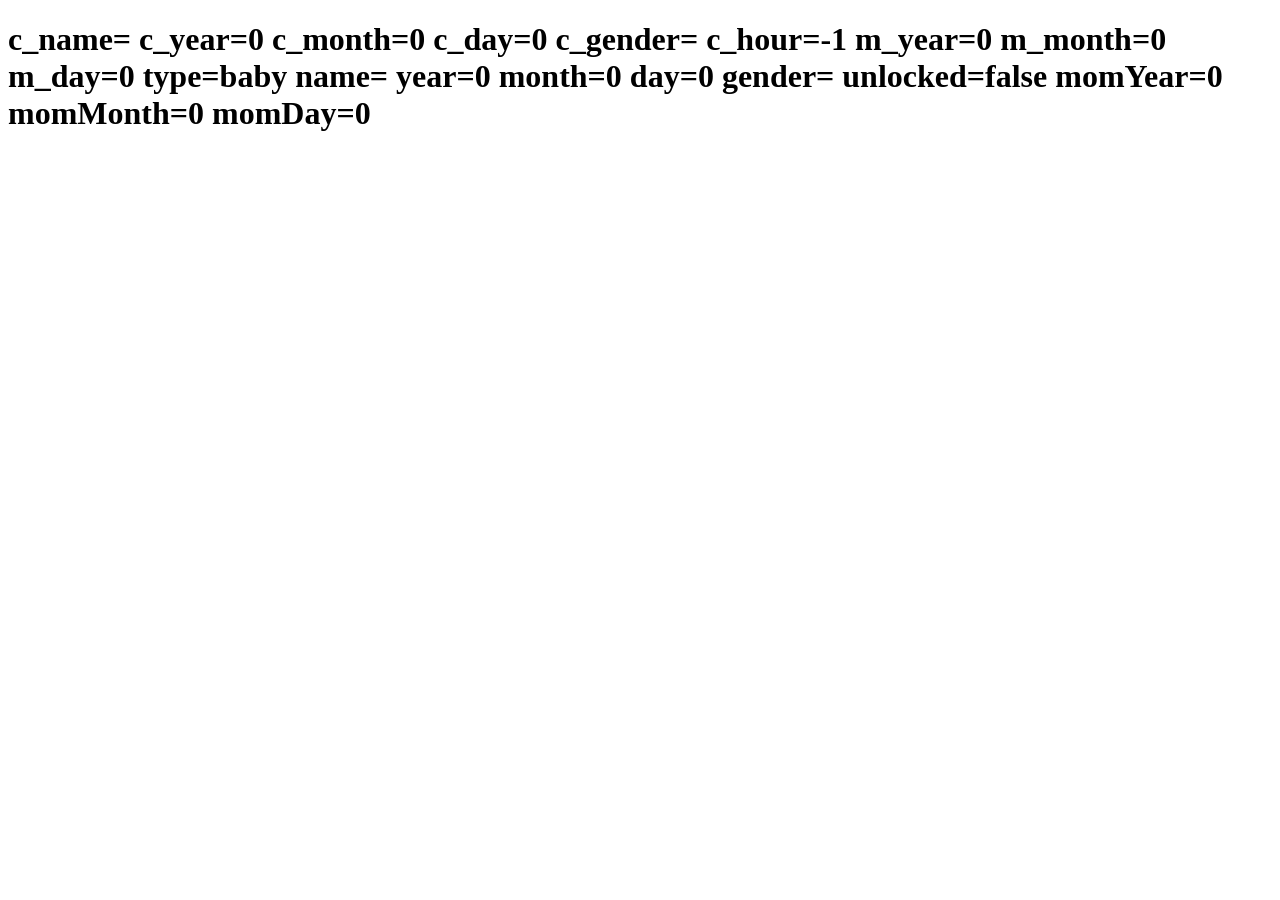
<file: test-params.html>
<!DOCTYPE html><html><body>
<h1 id="out"></h1>
<script src="src/js/common.js"></script>
<script>
var p = getParams();
var out = [];
for (var k in p) { out.push(k + '=' + p[k]); }
document.getElementById('out').textContent = out.join('\n') || 'ALL EMPTY';
console.log(out);
</script>
</body></html>
</file>
<file: src/css/common.css>
@import url('https://fonts.googleapis.com/css2?family=Ma+Shan+Zheng&family=Noto+Sans+SC:wght@400;500;600&display=swap');

/* === Design Tokens === */
:root {
  /* Backgrounds */
  --bg-page: #FFF8EE;
  --bg-card: #FFFFFF;
  --bg-warm: #FFF5EB;
  --bg-soft: #FFFAF6;

  /* Borders */
  --border: #EDE0D5;
  --border-strong: #D4C4B2;

  /* Text */
  --text-primary: #3A2E2E;
  --text-secondary: #8C7A6B;
  --text-muted: #B8A595;

  /* Rainbow accent colors */
  --c1: #FF6B6B;
  --c2: #FF9F43;
  --c3: #FFD93D;
  --c4: #6BCB77;
  --c5: #4D96FF;
  --c6: #9B72CF;
  --c7: #C77DFF;
  --c8: #FFB830;
  --c9: #C4B5A5;

  /* Button */
  --btn-gradient: linear-gradient(135deg, #FF9F43, #FF6B6B);
  --btn-shadow: 0 4px 16px rgba(255, 107, 107, 0.3);

  /* Radius */
  --radius-page: 28px;
  --radius-card: 20px;
  --radius-input: 12px;
  --radius-btn: 100px;
  --radius-tag: 10px;

  /* Typography */
  --font-display: 'Ma Shan Zheng', cursive;
  --font-body: 'Noto Sans SC', system-ui, -apple-system, sans-serif;

  /* Z-index scale */
  --z-decor: 0;
  --z-content: 1;
  --z-sticky: 100;
  --z-overlay: 200;
  --z-modal: 300;
  --z-toast: 400;

  /* Transitions */
  --ease-out: cubic-bezier(0.19, 1, 0.22, 1);
  --dur-fast: 150ms;
  --dur-normal: 220ms;
  --dur-slow: 300ms;
}

/* === Reset === */
*, *::before, *::after { box-sizing: border-box; margin: 0; padding: 0; }

html {
  scroll-behavior: smooth;
  -webkit-text-size-adjust: 100%;
}

body {
  font-family: var(--font-body);
  background: var(--bg-page);
  color: var(--text-primary);
  line-height: 1.65;
  -webkit-font-smoothing: antialiased;
  -moz-osx-font-smoothing: grayscale;
  display: flex;
  justify-content: center;
  min-height: 100dvh;
}

/* === Page wrapper — max 430px mobile-first === */
.page {
  width: 100%;
  max-width: 430px;
  min-height: 100dvh;
  position: relative;
  overflow-x: hidden;
  padding-bottom: 40px;
}

/* === SVG decoration layer === */
.decor-layer {
  position: absolute;
  top: 0; left: 0; width: 100%; height: 100%;
  pointer-events: none;
  z-index: var(--z-decor);
  overflow: hidden;
}

/* === Buttons === */
.btn-primary {
  display: block;
  width: 100%;
  background: var(--btn-gradient);
  box-shadow: var(--btn-shadow);
  border-radius: var(--radius-btn);
  color: #fff;
  font-size: 16px;
  font-weight: 500;
  font-family: var(--font-body);
  padding: 16px 24px;
  border: none;
  cursor: pointer;
  text-align: center;
  text-decoration: none;
  transition: transform var(--dur-fast) var(--ease-out),
              box-shadow var(--dur-fast) var(--ease-out);
  -webkit-tap-highlight-color: transparent;
}
.btn-primary:hover { transform: translateY(-1px); box-shadow: 0 6px 24px rgba(255,107,107,0.4); }
.btn-primary:active { transform: scale(0.98); }
.btn-primary:focus-visible { outline: 3px solid var(--c5); outline-offset: 2px; }
.btn-primary:disabled { opacity: 0.5; cursor: not-allowed; transform: none; }

.btn-ghost {
  display: block;
  width: 100%;
  background: transparent;
  border: 1.5px solid var(--border);
  border-radius: var(--radius-btn);
  color: var(--text-secondary);
  font-size: 15px;
  font-weight: 400;
  font-family: var(--font-body);
  padding: 14px 24px;
  cursor: pointer;
  text-align: center;
  text-decoration: none;
  transition: border-color var(--dur-fast), color var(--dur-fast);
  -webkit-tap-highlight-color: transparent;
}
.btn-ghost:hover { border-color: var(--border-strong); color: var(--text-primary); }
.btn-ghost:active { background: var(--bg-warm); }
.btn-ghost:focus-visible { outline: 3px solid var(--c5); outline-offset: 2px; }

.btn-small {
  display: inline-block;
  background: var(--btn-gradient);
  color: #fff;
  font-size: 14px;
  font-weight: 500;
  font-family: var(--font-body);
  padding: 10px 22px;
  border-radius: var(--radius-btn);
  border: none;
  cursor: pointer;
  text-decoration: none;
  transition: transform var(--dur-fast) var(--ease-out);
}
.btn-small:hover { transform: translateY(-1px); }
.btn-small:active { transform: scale(0.97); }

/* === Cards === */
.card {
  background: var(--bg-card);
  border-radius: var(--radius-card);
  padding: 20px;
  margin: 0 16px 12px;
  position: relative;
  z-index: var(--z-content);
  box-shadow: 0 2px 12px rgba(58,46,46,0.06);
}

.card-warm {
  background: var(--bg-warm);
  border-radius: var(--radius-card);
  padding: 20px;
  margin: 0 16px 12px;
  position: relative;
  z-index: var(--z-content);
}

/* Orange gradient card (for missing numbers) */
.card-highlight {
  background: linear-gradient(135deg, #FFF5EB 0%, #FFF0E0 100%);
  border-radius: var(--radius-card);
  padding: 20px;
  margin: 0 16px 12px;
  position: relative;
  z-index: var(--z-content);
  border: 1.5px solid rgba(255,159,67,0.25);
}

/* === Typography === */
.title-page {
  font-family: var(--font-display);
  font-size: 26px;
  font-weight: 400;
  color: var(--text-primary);
  letter-spacing: -0.01em;
  line-height: 1.3;
}

.title-section {
  font-family: var(--font-display);
  font-size: 22px;
  font-weight: 400;
  color: var(--text-primary);
  line-height: 1.35;
}

.body-text {
  font-size: 15px;
  color: var(--text-secondary);
  line-height: 1.7;
  max-width: 65ch;
  text-wrap: pretty;
}

.caption {
  font-size: 13px;
  color: var(--text-muted);
  line-height: 1.5;
}

/* === Animations === */
@keyframes numberBounce {
  0% { transform: scale(0); opacity: 0; }
  60% { transform: scale(1.12); }
  100% { transform: scale(1); opacity: 1; }
}

@keyframes fadeUp {
  from { opacity: 0; transform: translateY(16px); }
  to { opacity: 1; transform: translateY(0); }
}

@keyframes float {
  0%, 100% { transform: translateY(0); }
  50% { transform: translateY(-6px); }
}

@keyframes compassCalibrate {
  0%   { opacity: 0; transform: scale(0.8) rotate(-180deg); }
  70%  { transform: scale(1.05) rotate(10deg); }
  100% { opacity: 1; transform: scale(1) rotate(0deg); }
}

.anim-fade-up {
  animation: fadeUp 0.4s var(--ease-out) both;
}

.stagger-1 { animation-delay: 0.05s; }
.stagger-2 { animation-delay: 0.12s; }
.stagger-3 { animation-delay: 0.19s; }
.stagger-4 { animation-delay: 0.26s; }
.stagger-5 { animation-delay: 0.33s; }
.stagger-6 { animation-delay: 0.40s; }

@media (prefers-reduced-motion: reduce) {
  *, *::before, *::after {
    animation-duration: 0.01ms !important;
    animation-iteration-count: 1 !important;
    transition-duration: 0.01ms !important;
  }
}

/* ============================================
   彩虹天赋罗盘 v3 — 300x300 指南针
   ============================================ */

.compass-wrapper {
  display: flex;
  flex-direction: column;
  align-items: center;
  padding: 16px 0 8px;
  position: relative;
  z-index: var(--z-content);
}

.compass-container {
  position: relative;
  width: 300px;
  height: 300px;
  animation: compassCalibrate 1.5s cubic-bezier(0.25, 1, 0.5, 1) forwards;
}

.compass-main-svg {
  position: absolute;
  top: 0; left: 0;
  width: 100%; height: 100%;
  pointer-events: none;
}

/* Center badge */
.compass-center {
  position: absolute;
  top: 50%; left: 50%;
  transform: translate(-50%, -50%);
  z-index: 3;
}

.compass-center-badge {
  width: 80px; height: 80px;
  border-radius: 50%;
  display: flex;
  align-items: center;
  justify-content: center;
  font-family: var(--font-display);
  font-size: 48px;
  color: #FFFFFF;
  box-shadow: 0 4px 24px rgba(0,0,0,0.14);
  position: relative;
  z-index: 3;
}

.compass-center-ring {
  position: absolute;
  width: 96px; height: 96px;
  border-radius: 50%;
  top: 50%; left: 50%;
  transform: translate(-50%, -50%);
  border: 2px solid rgba(212,196,178,0.35);
  pointer-events: none;
  z-index: 2;
}

/* Rotating dashed rings */
@keyframes ringRotateCW {
  from { transform: rotate(0deg); }
  to   { transform: rotate(360deg); }
}
@keyframes ringRotateCCW {
  from { transform: rotate(360deg); }
  to   { transform: rotate(0deg); }
}

.compass-ring-inner {
  transform-origin: 150px 150px;
  animation: ringRotateCW 22s linear infinite;
}

.compass-ring-outer {
  transform-origin: 150px 150px;
  animation: ringRotateCCW 28s linear infinite;
}

/* Compass summary text */
.compass-summary {
  text-align: center;
  font-size: 14px;
  color: var(--text-secondary);
  max-width: 300px;
  margin: 8px auto 0;
  line-height: 1.6;
  position: relative;
  z-index: var(--z-content);
}

/* Compass label */
.compass-label {
  text-align: center;
  font-family: var(--font-display);
  font-size: 18px;
  color: var(--text-primary);
  margin-top: 4px;
  position: relative;
  z-index: var(--z-content);
}

.compass-sub-label {
  text-align: center;
  font-size: 13px;
  color: var(--text-muted);
  margin-top: 2px;
  margin-bottom: 4px;
  position: relative;
  z-index: var(--z-content);
}

/* ============================================
   Report sections (free page)
   ============================================ */

/* Section header */
.section-header {
  display: flex; align-items: center; gap: 10px;
  margin: 20px 16px 8px;
  position: relative;
  z-index: var(--z-content);
}
.section-header .section-icon {
  width: 28px; height: 28px;
  border-radius: 50%;
  display: flex; align-items: center; justify-content: center;
  font-size: 14px;
  color: #fff;
  flex-shrink: 0;
}
.section-header .section-title {
  font-family: var(--font-display);
  font-size: 20px;
  color: var(--text-primary);
}

/* Strengths — colored dot list */
.strength-list {
  list-style: none;
  padding: 0;
}
.strength-list li {
  font-size: 15px;
  color: var(--text-secondary);
  line-height: 1.7;
  padding: 6px 0 6px 24px;
  position: relative;
}
.strength-dot {
  position: absolute;
  left: 0; top: 14px;
  width: 10px; height: 10px;
  border-radius: 50%;
}

/* Direction tags */
.direction-tags {
  display: flex; flex-wrap: wrap; gap: 10px;
}
.direction-tag {
  display: inline-block;
  font-size: 14px;
  font-weight: 500;
  padding: 8px 16px;
  border-radius: var(--radius-tag);
  color: #fff;
}

/* Parenting tips — numbered list */
.tips-list {
  list-style: none;
  padding: 0;
  counter-reset: tip;
}
.tips-list li {
  font-size: 15px;
  color: var(--text-secondary);
  line-height: 1.7;
  padding: 8px 0 8px 28px;
  position: relative;
  counter-increment: tip;
}
.tips-list li::before {
  content: counter(tip);
  position: absolute;
  left: 0; top: 10px;
  width: 20px; height: 20px;
  border-radius: 50%;
  background: var(--c2);
  color: #fff;
  font-size: 12px;
  font-weight: 600;
  display: flex; align-items: center; justify-content: center;
}

/* Missing number item */
.missing-item {
  display: flex; align-items: flex-start; gap: 12px;
  padding: 14px 0;
}
.missing-item + .missing-item {
  border-top: 1px solid rgba(0,0,0,0.06);
}
.missing-num-badge {
  width: 40px; height: 40px;
  border-radius: 50%;
  display: flex; align-items: center; justify-content: center;
  font-family: var(--font-display);
  font-size: 22px;
  color: #fff;
  flex-shrink: 0;
}
.missing-num-body {
  flex: 1;
}
.missing-num-desc {
  font-size: 14px;
  color: var(--text-secondary);
  line-height: 1.6;
}
.missing-num-advice {
  font-size: 13px;
  color: var(--c2);
  font-weight: 500;
  margin-top: 4px;
}

/* No missing — balanced */
.missing-balanced {
  text-align: center;
  padding: 16px 0;
}
.missing-balanced .balanced-icon {
  font-size: 36px;
  display: block;
  margin-bottom: 8px;
}
.missing-balanced .balanced-text {
  font-size: 15px;
  color: var(--text-secondary);
  line-height: 1.6;
}

/* ============================================
   Paywall (dashed card, no QR)
   ============================================ */

.paywall-card {
  margin: 20px 16px;
  padding: 24px 20px;
  border: 2px dashed var(--border-strong);
  border-radius: var(--radius-card);
  background: var(--bg-card);
  text-align: center;
  position: relative;
  z-index: var(--z-content);
}

.paywall-title {
  font-family: var(--font-display);
  font-size: 22px;
  color: var(--text-primary);
  margin-bottom: 4px;
}

.paywall-price {
  font-family: var(--font-display);
  font-size: 32px;
  color: var(--c1);
}

.paywall-list {
  text-align: left;
  list-style: none;
  display: inline-block;
  margin: 16px 0;
}
.paywall-list li {
  font-size: 14px;
  color: var(--text-secondary);
  line-height: 2.2;
}
.paywall-list li::before {
  content: '✦ ';
  color: var(--c2);
  font-size: 12px;
}

/* ============================================
   Rainbow intro card (index.html)
   ============================================ */

.intro-card {
  background: var(--bg-card);
  border-radius: var(--radius-card);
  padding: 20px;
  margin: 0 16px 12px;
  position: relative;
  z-index: var(--z-content);
  box-shadow: 0 2px 12px rgba(58,46,46,0.05);
}
.intro-card::before {
  content: '';
  position: absolute;
  left: 0; top: 16px; bottom: 16px;
  width: 3px;
  border-radius: 2px;
  background: linear-gradient(180deg,
    #FF6B6B, #FF9F43, #FFD93D, #6BCB77, #4D96FF, #9B72CF, #C77DFF);
}
.intro-card .intro-title {
  font-family: var(--font-display);
  font-size: 18px;
  color: var(--text-primary);
  margin-bottom: 8px;
}
.intro-card .intro-text {
  font-size: 14px;
  color: var(--text-secondary);
  line-height: 1.75;
}

/* ============================================
   简版罗盘（report-free 顶部，适合截图分享）
   ============================================ */

.compass-mini {
  display: flex; flex-direction: column; align-items: center;
  padding: 24px 0 8px;
  position: relative;
  z-index: var(--z-content);
  max-width: 80%;
  margin: 0 auto;
}

.compass-mini-ring {
  position: relative;
  width: 200px; height: 200px;
}

.compass-mini-ring svg {
  width: 100%; height: 100%;
}

.compass-mini-badge {
  position: absolute;
  top: 50%; left: 50%;
  transform: translate(-50%, -50%);
  width: 100px; height: 100px;
  border-radius: 50%;
  display: flex; flex-direction: column;
  align-items: center; justify-content: center;
  font-family: var(--font-display);
  color: #fff;
  z-index: 2;
}

.compass-mini-num {
  font-size: 52px; line-height: 1;
}

.compass-mini-name {
  font-size: 14px; margin-top: 2px;
  font-family: var(--font-body);
  font-weight: 500;
}

.compass-mini-core {
  font-family: var(--font-display);
  font-size: 24px;
  color: var(--text-primary);
  margin-top: 12px;
  text-align: center;
}

.compass-mini-desc {
  font-size: 13px;
  color: var(--text-muted);
  margin-top: 4px;
  text-align: center;
}

/* ============================================
   3×3 数字九宫格
   ============================================ */

.num-grid {
  display: grid;
  grid-template-columns: repeat(3, 1fr);
  grid-template-rows: repeat(3, 1fr);
  gap: 8px;
  width: 100%;
  max-width: 280px;
  margin: 0 auto;
  aspect-ratio: 1;
}

.num-grid-cell {
  position: relative;
  border-radius: 12px;
  display: flex;
  flex-direction: column;
  align-items: center;
  justify-content: center;
  aspect-ratio: 1;
}

.num-grid-cell.present {
  background: var(--bg-warm);
  border: 2px solid transparent;
}
.num-grid-cell.present .cell-num {
  font-family: var(--font-display);
  font-size: 30px;
  color: var(--text-primary);
  line-height: 1;
}
.num-grid-cell.present .cell-count {
  position: absolute;
  top: 6px; right: 8px;
  font-size: 12px;
  font-weight: 600;
  color: var(--text-secondary);
}
.num-grid-cell.present .cell-dot {
  width: 52px; height: 52px;
  border-radius: 50%;
  display: flex; align-items: center; justify-content: center;
  margin-bottom: 2px;
}

.num-grid-cell.missing {
  background: transparent;
  border: 1.5px dashed var(--border);
}
.num-grid-cell.missing .cell-num {
  font-family: var(--font-display);
  font-size: 26px;
  color: #D4C4B2;
  line-height: 1;
}
.num-grid-cell.missing .cell-label {
  font-size: 9px;
  color: var(--text-muted);
}

/* Grid tags */
.grid-tags {
  display: flex; flex-wrap: wrap; gap: 6px;
  margin-top: 12px;
  justify-content: center;
}
.grid-tag {
  display: inline-block;
  font-size: 12px;
  font-weight: 500;
  padding: 4px 10px;
  border-radius: var(--radius-tag);
  color: #fff;
}
.grid-tag.missing-tag {
  background: #E8E0D8;
  color: #A8917A;
}

/* Tag row labels */
.grid-tag-row {
  display: flex; align-items: center; gap: 8px;
  margin-top: 12px;
  justify-content: center;
  flex-wrap: wrap;
}
.grid-tag-label {
  font-size: 11px;
  font-weight: 500;
  padding: 3px 8px;
  border-radius: 4px;
  color: #fff;
}
.grid-tag-label.green { background: var(--c4); }
.grid-tag-label.red { background: var(--c1); }

/* ============================================
   Connection lines card
   ============================================ */

.connection-item {
  display: flex; align-items: flex-start; gap: 10px;
  padding: 10px 0;
}
.connection-item + .connection-item {
  border-top: 1px solid var(--border);
}
.connection-tags {
  display: flex; align-items: center; gap: 6px;
  flex-shrink: 0;
  min-width: 64px;
}
.connection-num-tag {
  width: 26px; height: 26px;
  border-radius: 50%;
  display: flex; align-items: center; justify-content: center;
  font-size: 13px; font-weight: 600;
  color: #fff;
}
.connection-arrow {
  font-size: 12px;
  color: var(--text-muted);
}
.connection-info {
  flex: 1;
}
.connection-name {
  font-size: 14px;
  font-weight: 500;
  color: var(--text-primary);
}
.connection-desc {
  font-size: 13px;
  color: var(--text-secondary);
  line-height: 1.5;
  margin-top: 2px;
}
.connection-triple {
  background: linear-gradient(135deg, #FFF5EB, #FFF0E0);
  border: 1.5px solid rgba(255,159,67,0.2);
  border-radius: 10px;
  padding: 10px 12px;
}
.connection-triple .connection-name {
  color: var(--c2);
}

/* ============================================
   Dual-circle compatibility SVG
   ============================================ */

.compat-circles {
  display: flex; justify-content: center;
  padding: 16px 0;
}
.compat-circles svg {
  width: 260px; height: 180px;
}

.compat-score-bar {
  display: flex; align-items: center; gap: 10px;
  justify-content: center;
  margin-top: 8px;
}
.compat-score-label {
  font-size: 13px;
  color: var(--text-secondary);
}
.compat-score-track {
  width: 160px; height: 6px;
  background: #EDE0D5;
  border-radius: 3px;
  overflow: hidden;
}
.compat-score-fill {
  height: 100%;
  border-radius: 3px;
  background: linear-gradient(90deg, var(--c1), var(--c2), var(--c4));
  transition: width 0.8s var(--ease-out);
}
.compat-score-num {
  font-family: var(--font-display);
  font-size: 20px;
  color: var(--text-primary);
}

/* ============================================
   Compatibility cards
   ============================================ */

/* Relation card */
.relation-card {
  text-align: center;
}
.relation-type {
  display: inline-block;
  font-family: var(--font-display);
  font-size: 18px;
  color: var(--c2);
  padding: 4px 16px;
  background: var(--bg-warm);
  border-radius: var(--radius-btn);
  margin-bottom: 8px;
}
.relation-summary {
  font-size: 14px;
  color: var(--text-secondary);
  line-height: 1.7;
}

/* Conflict item */
.conflict-item {
  padding: 10px 0 10px 14px;
  border-left: 3px solid;
  margin-bottom: 8px;
}
.conflict-item .conflict-scene {
  font-size: 14px;
  font-weight: 500;
  color: var(--text-primary);
  margin-bottom: 4px;
}
.conflict-item .conflict-reason {
  font-size: 13px;
  color: var(--text-secondary);
  line-height: 1.5;
}

/* Blindspot card */
.blindspot-card {
  background: var(--bg-warm);
  border-radius: var(--radius-card);
  padding: 18px;
  margin: 0 16px 12px;
  position: relative;
  z-index: var(--z-content);
}
.blindspot-label {
  font-size: 12px;
  color: var(--text-muted);
  font-weight: 500;
  margin-bottom: 6px;
}
.blindspot-text {
  font-size: 14px;
  color: var(--text-secondary);
  line-height: 1.75;
}

/* Dad entry card */
.dad-entry-card {
  margin: 0 16px 12px;
  padding: 18px;
  border: 2px dashed var(--border);
  border-radius: var(--radius-card);
  text-align: center;
  position: relative;
  z-index: var(--z-content);
}
.dad-entry-label {
  font-size: 14px;
  color: var(--text-secondary);
  margin-bottom: 10px;
}
.dad-entry-form {
  display: grid;
  grid-template-columns: 1fr 1fr 1fr;
  gap: 8px;
}
.dad-entry-form select {
  padding: 10px 6px;
  border: 1.5px solid var(--border);
  border-radius: var(--radius-input);
  font-size: 14px;
  font-family: var(--font-body);
  color: var(--text-primary);
  background: var(--bg-card);
  -webkit-appearance: none; appearance: none;
}

/* === Form inputs === */
.input-group {
  margin: 0 16px 16px;
  position: relative;
  z-index: var(--z-content);
}

.input-group label {
  display: block;
  font-size: 14px;
  font-weight: 500;
  color: var(--text-primary);
  margin-bottom: 8px;
}

.input-group input,
.input-group select {
  width: 100%;
  padding: 14px 16px;
  border: 1.5px solid var(--border);
  border-radius: var(--radius-input);
  font-size: 16px;
  font-family: var(--font-body);
  color: var(--text-primary);
  background: var(--bg-card);
  transition: border-color var(--dur-fast);
  -webkit-appearance: none;
  appearance: none;
}

.input-group input::placeholder { color: var(--text-muted); }

.input-group input:focus,
.input-group select:focus {
  outline: none;
  border-color: var(--c5);
  box-shadow: 0 0 0 3px rgba(77,150,255,0.15);
}

.input-group .hint {
  font-size: 12px;
  color: var(--text-muted);
  margin-top: 4px;
}

/* === Tag / Badge === */
.tag {
  display: inline-block;
  background: var(--bg-warm);
  color: var(--text-secondary);
  font-size: 13px;
  padding: 4px 12px;
  border-radius: var(--radius-tag);
  font-weight: 500;
}

/* === Misc === */
.text-center { text-align: center; }
.mt-12 { margin-top: 12px; }
.mt-16 { margin-top: 16px; }
.mt-24 { margin-top: 24px; }
.mb-12 { margin-bottom: 12px; }
.mb-16 { margin-bottom: 16px; }
.mx-16 { margin-left: 16px; margin-right: 16px; }

/* Focus ring for accessibility */
:focus-visible {
  outline: 3px solid var(--c5);
  outline-offset: 2px;
}

/* Skip link */
.skip-link {
  position: fixed; top: -100px; left: 16px;
  background: var(--c1); color: #fff; padding: 8px 16px;
  border-radius: var(--radius-tag); z-index: var(--z-toast);
  font-size: 14px;
}
.skip-link:focus { top: 16px; }
</file>
